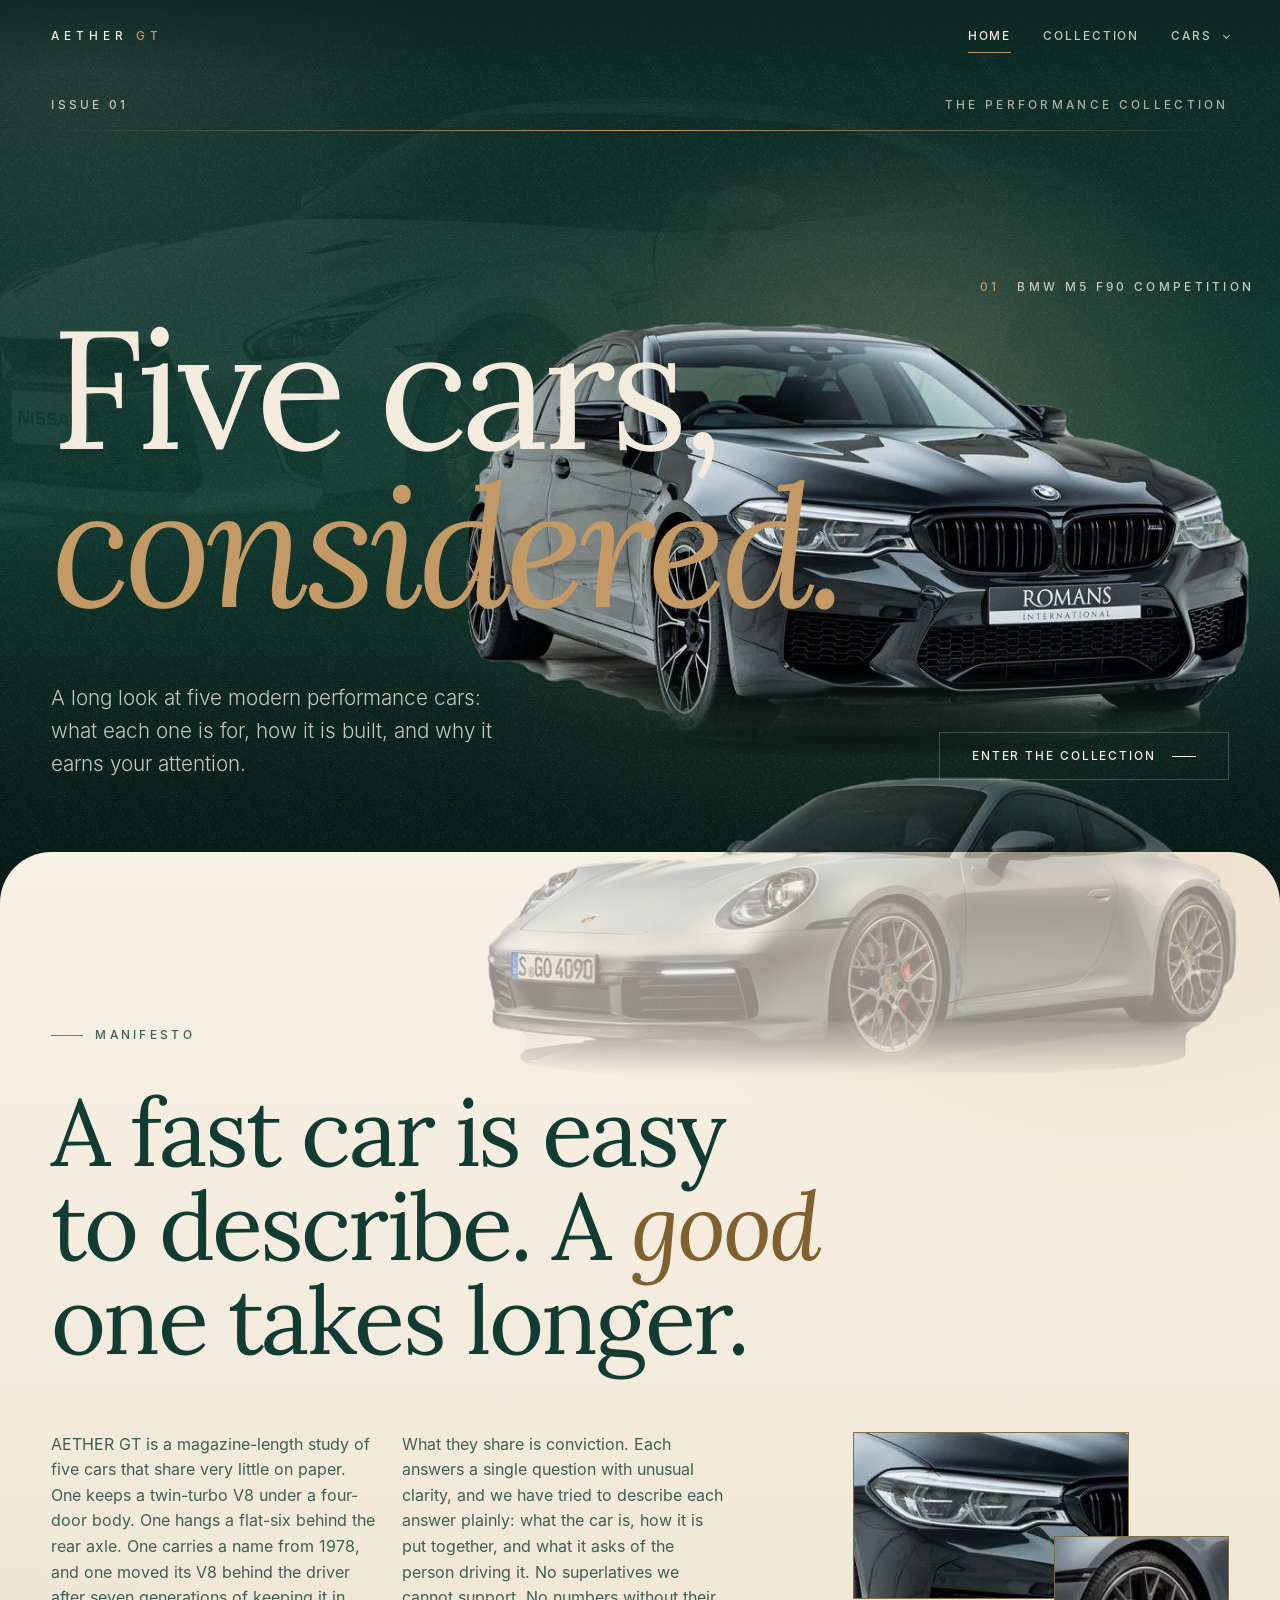
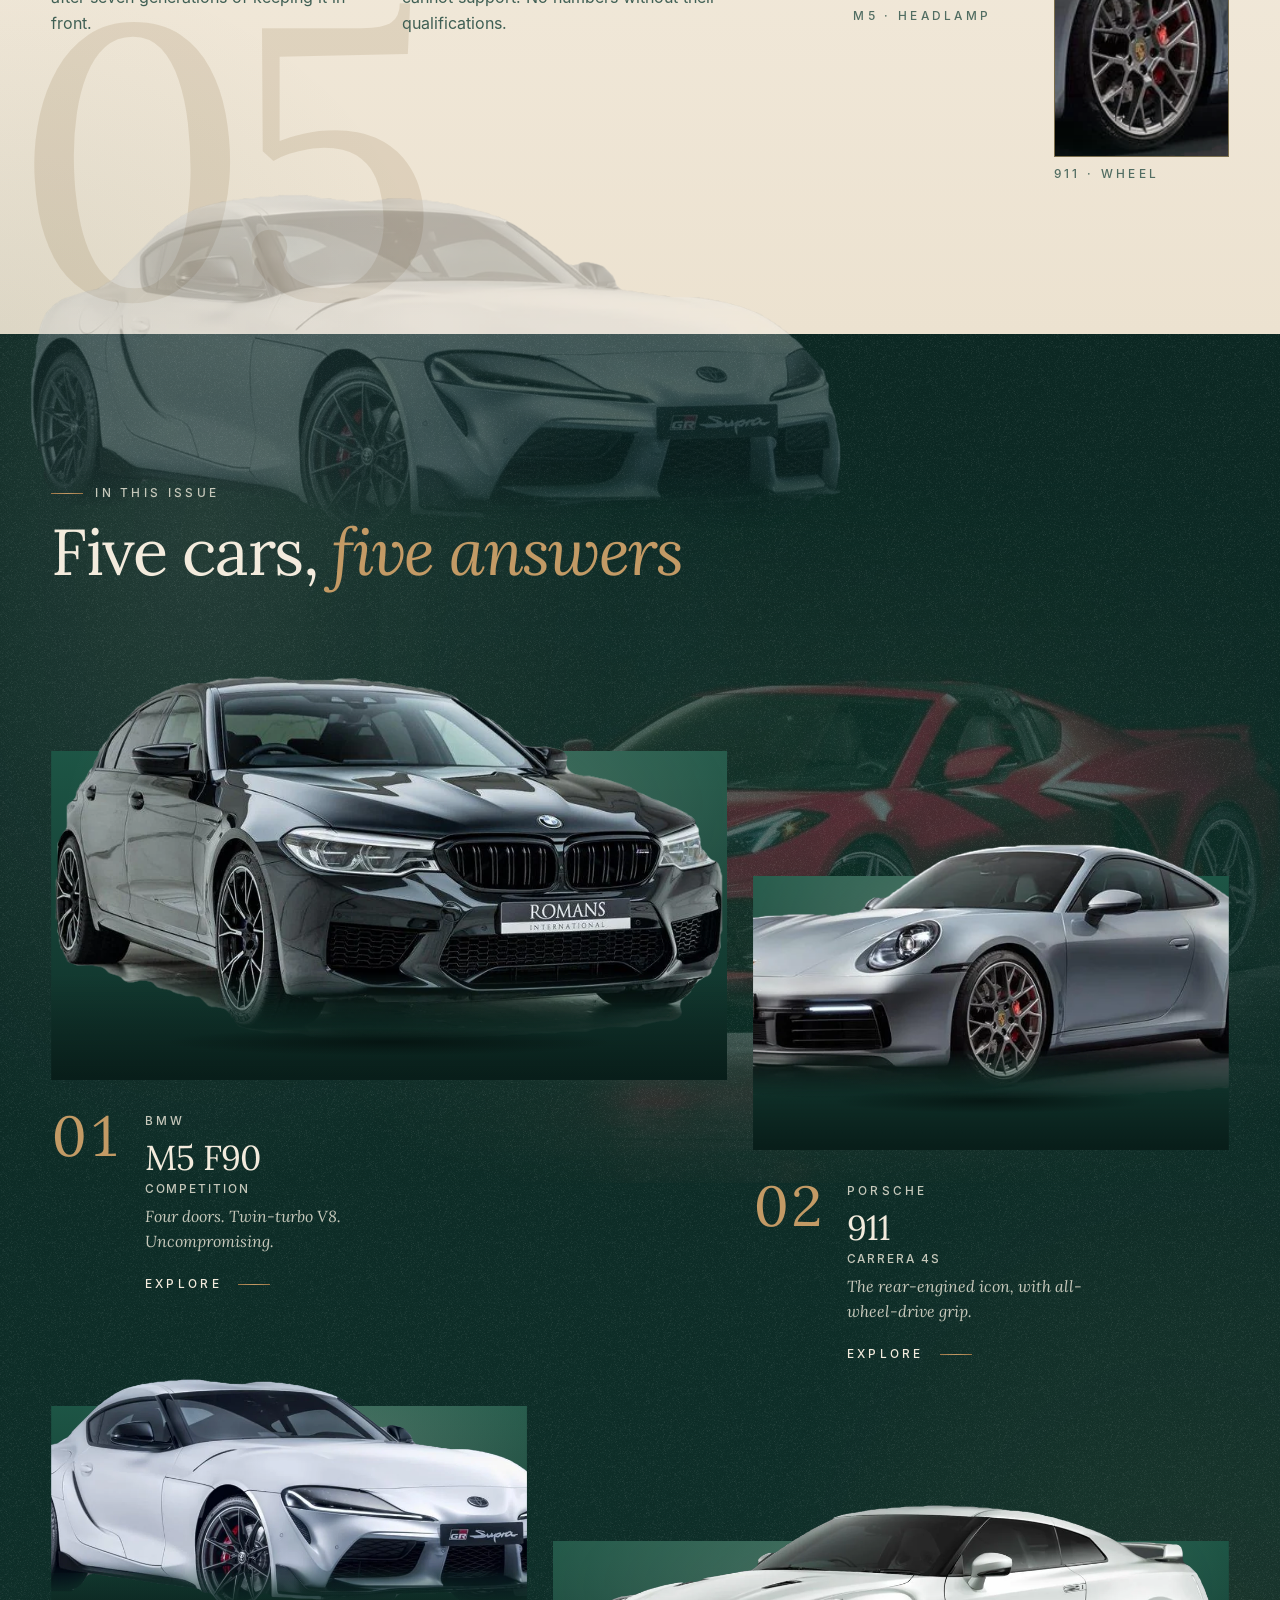
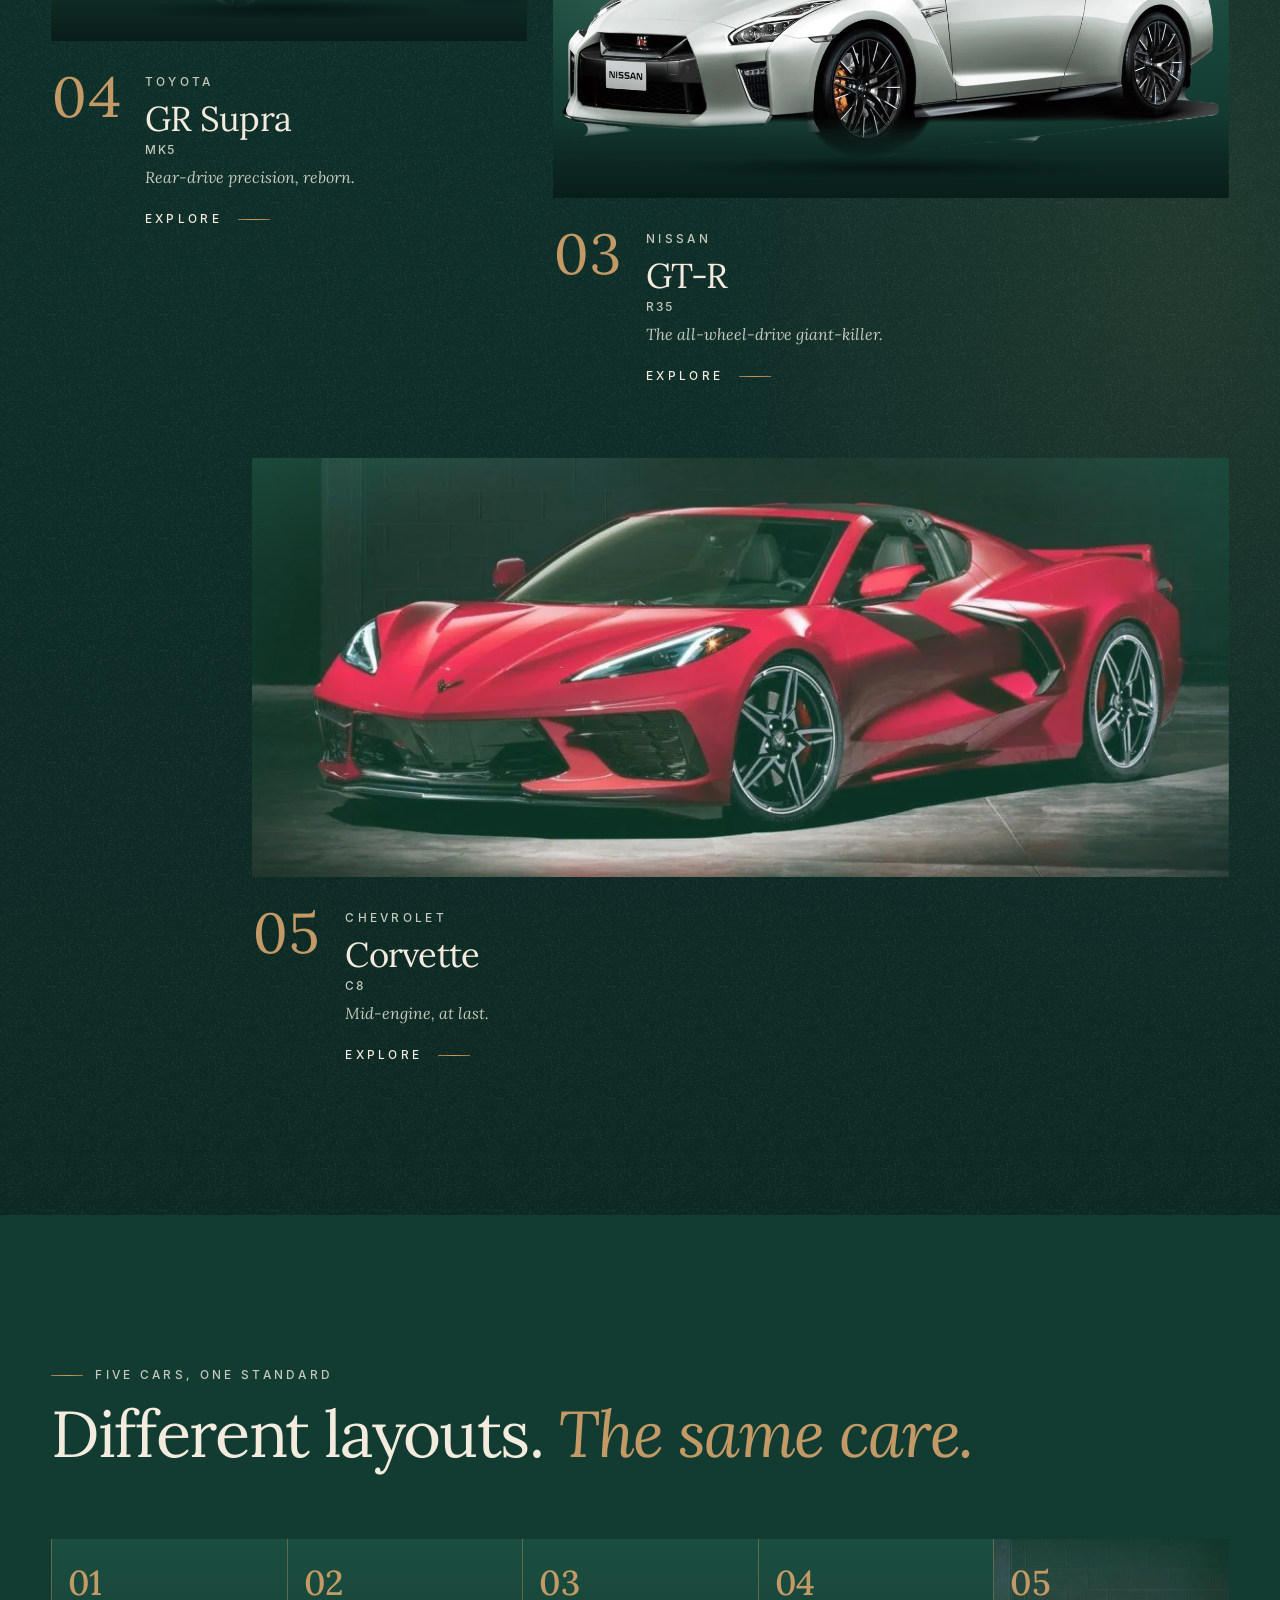
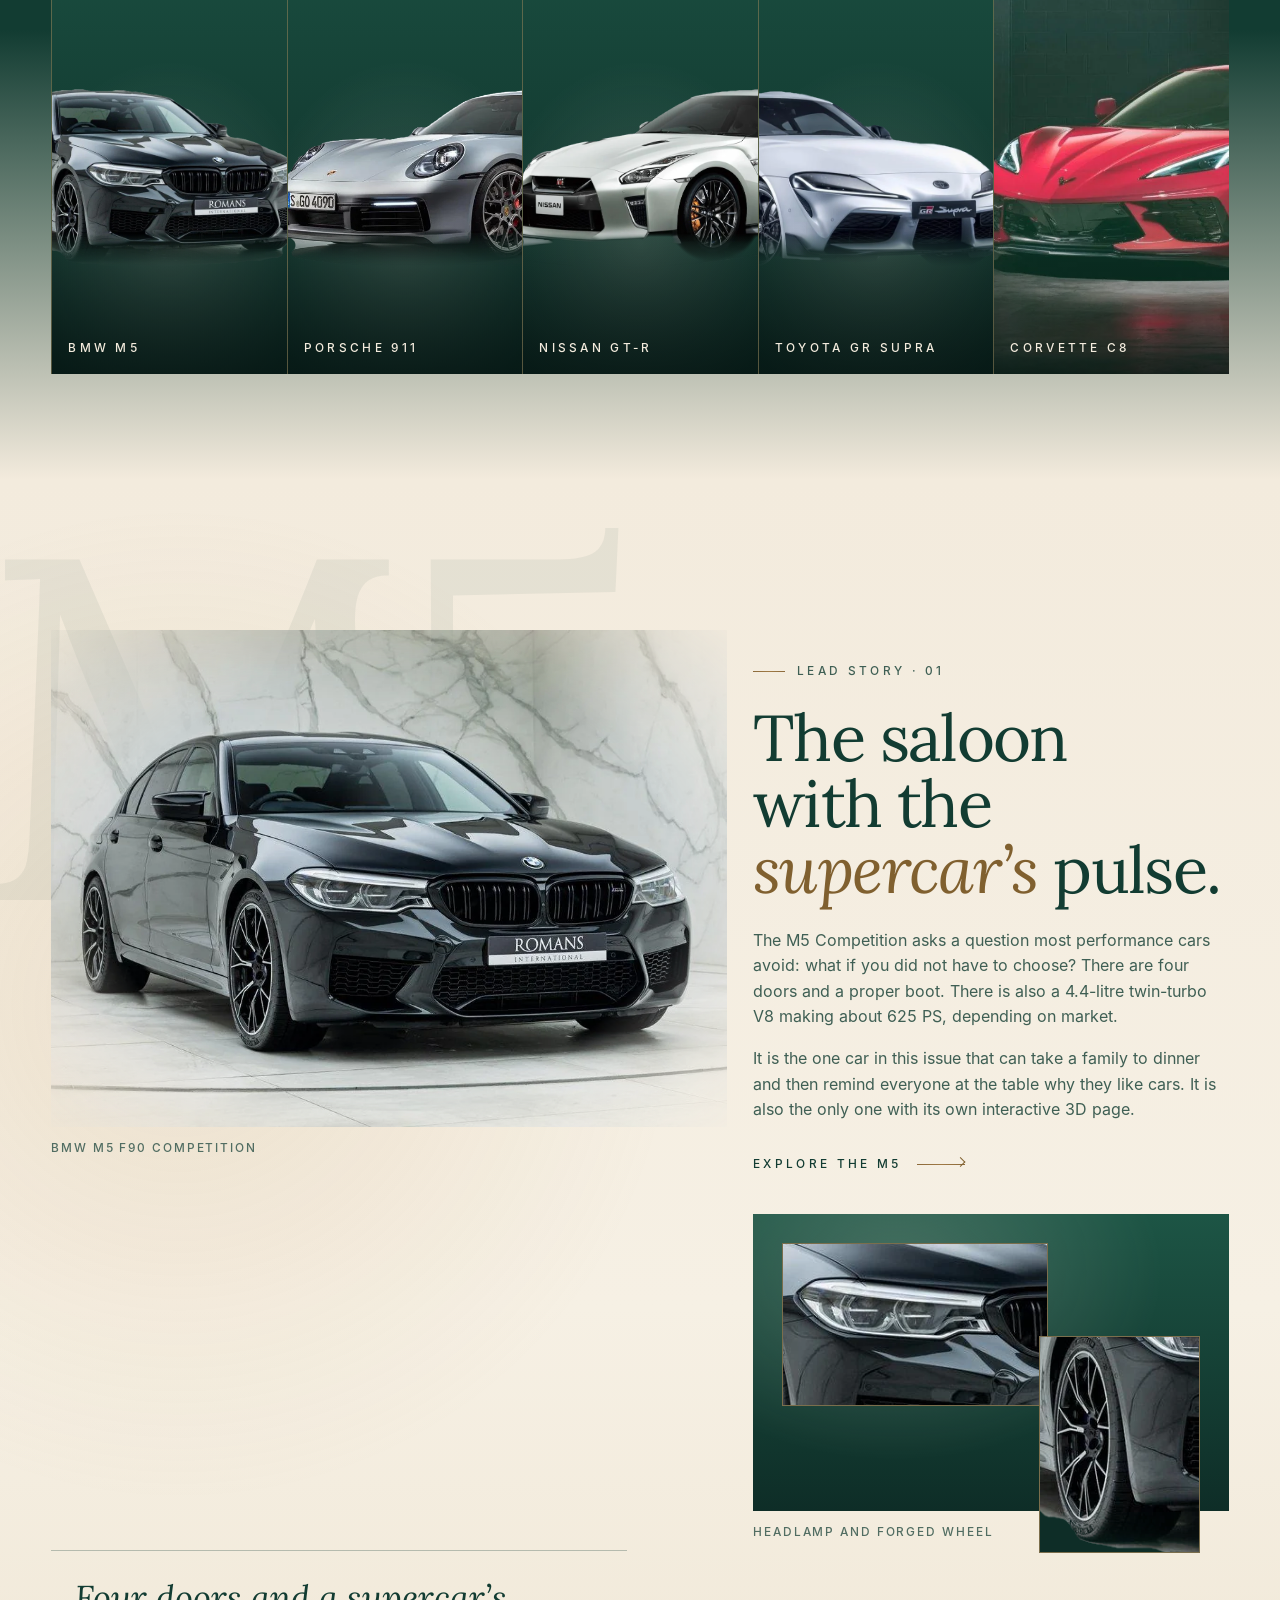
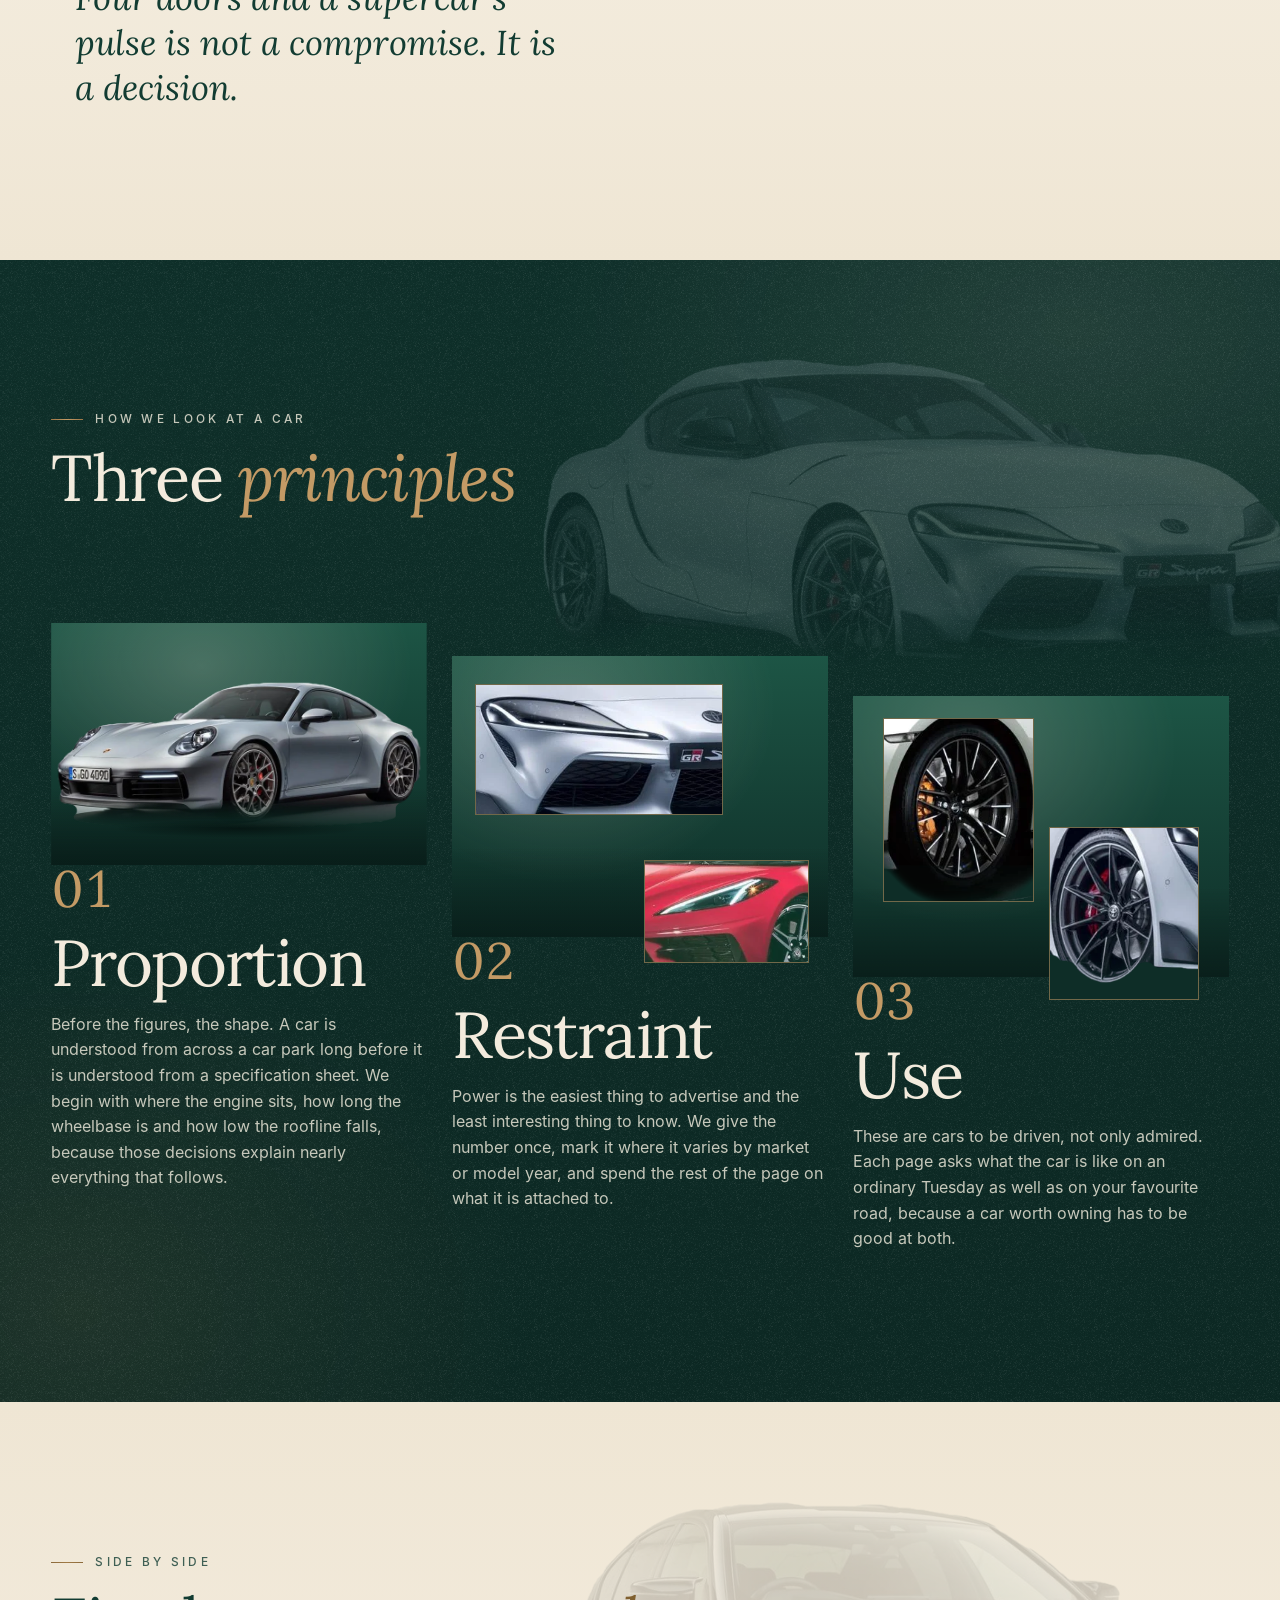
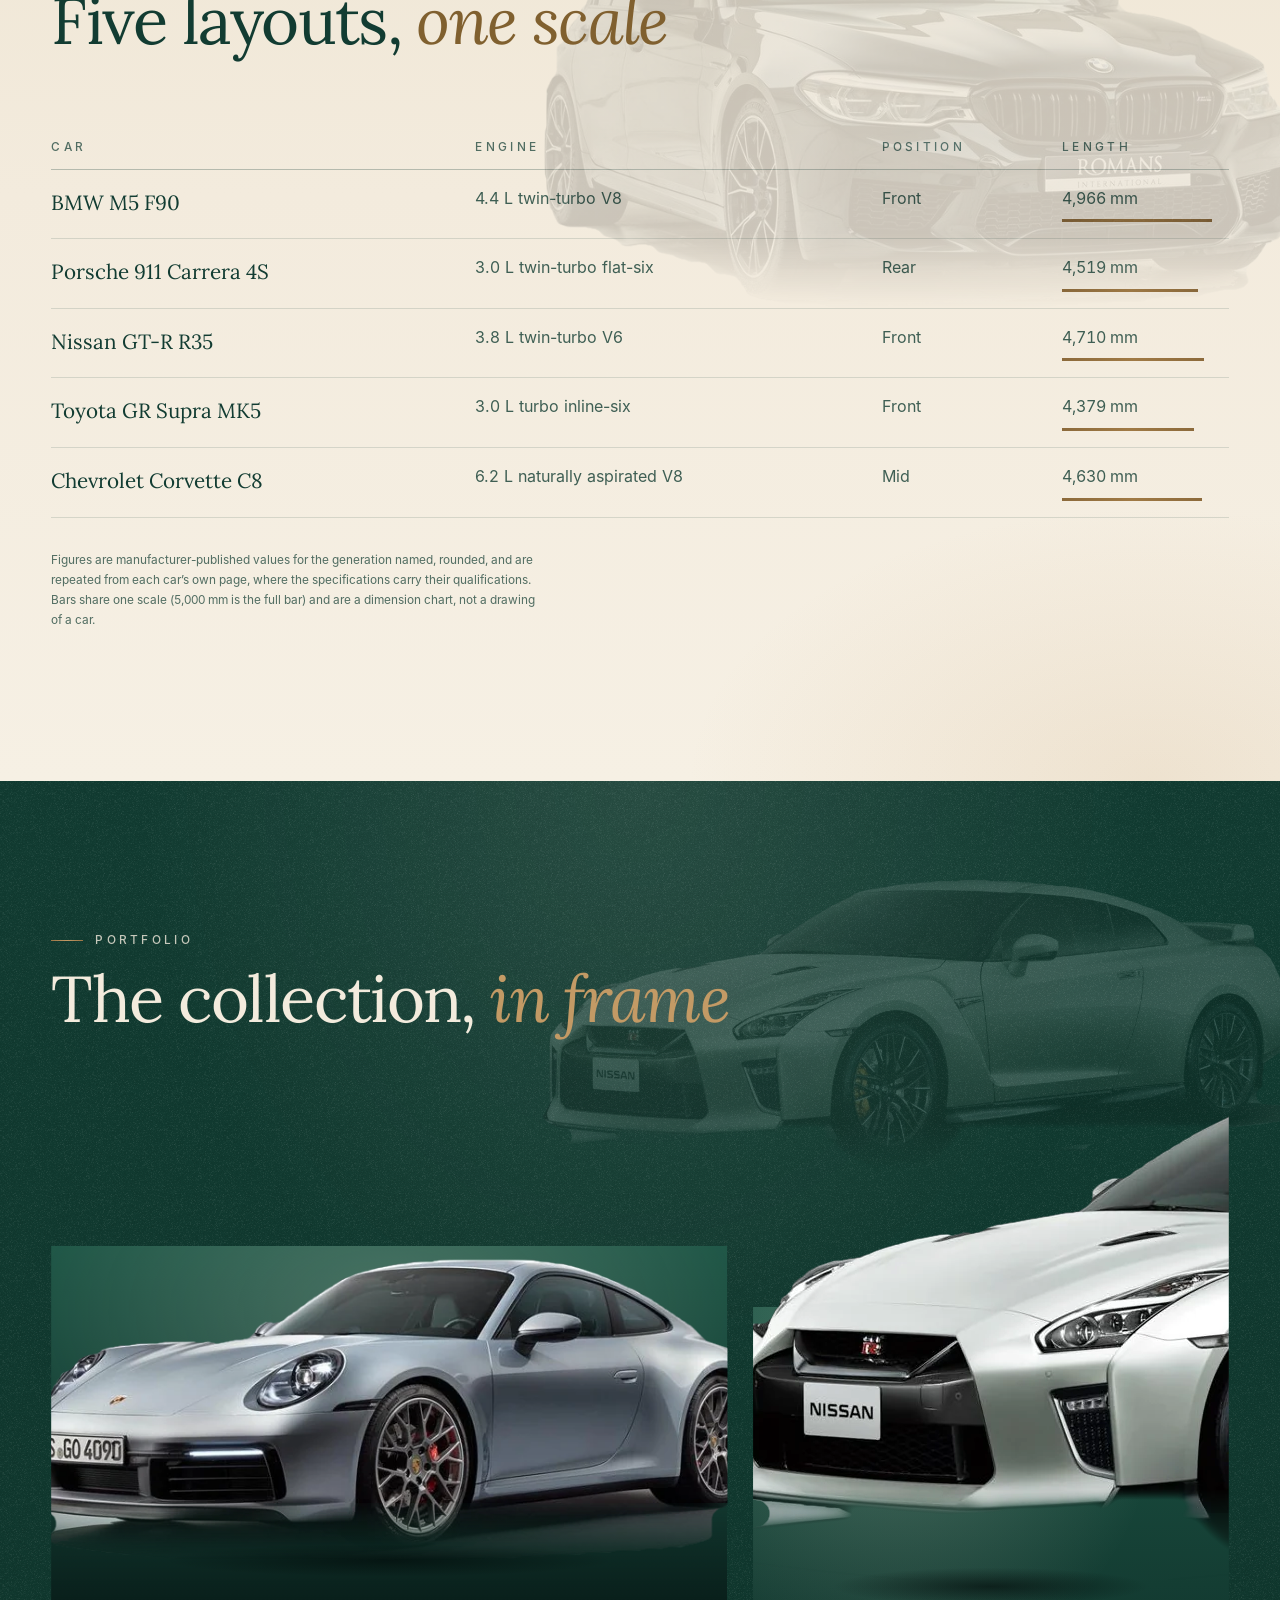
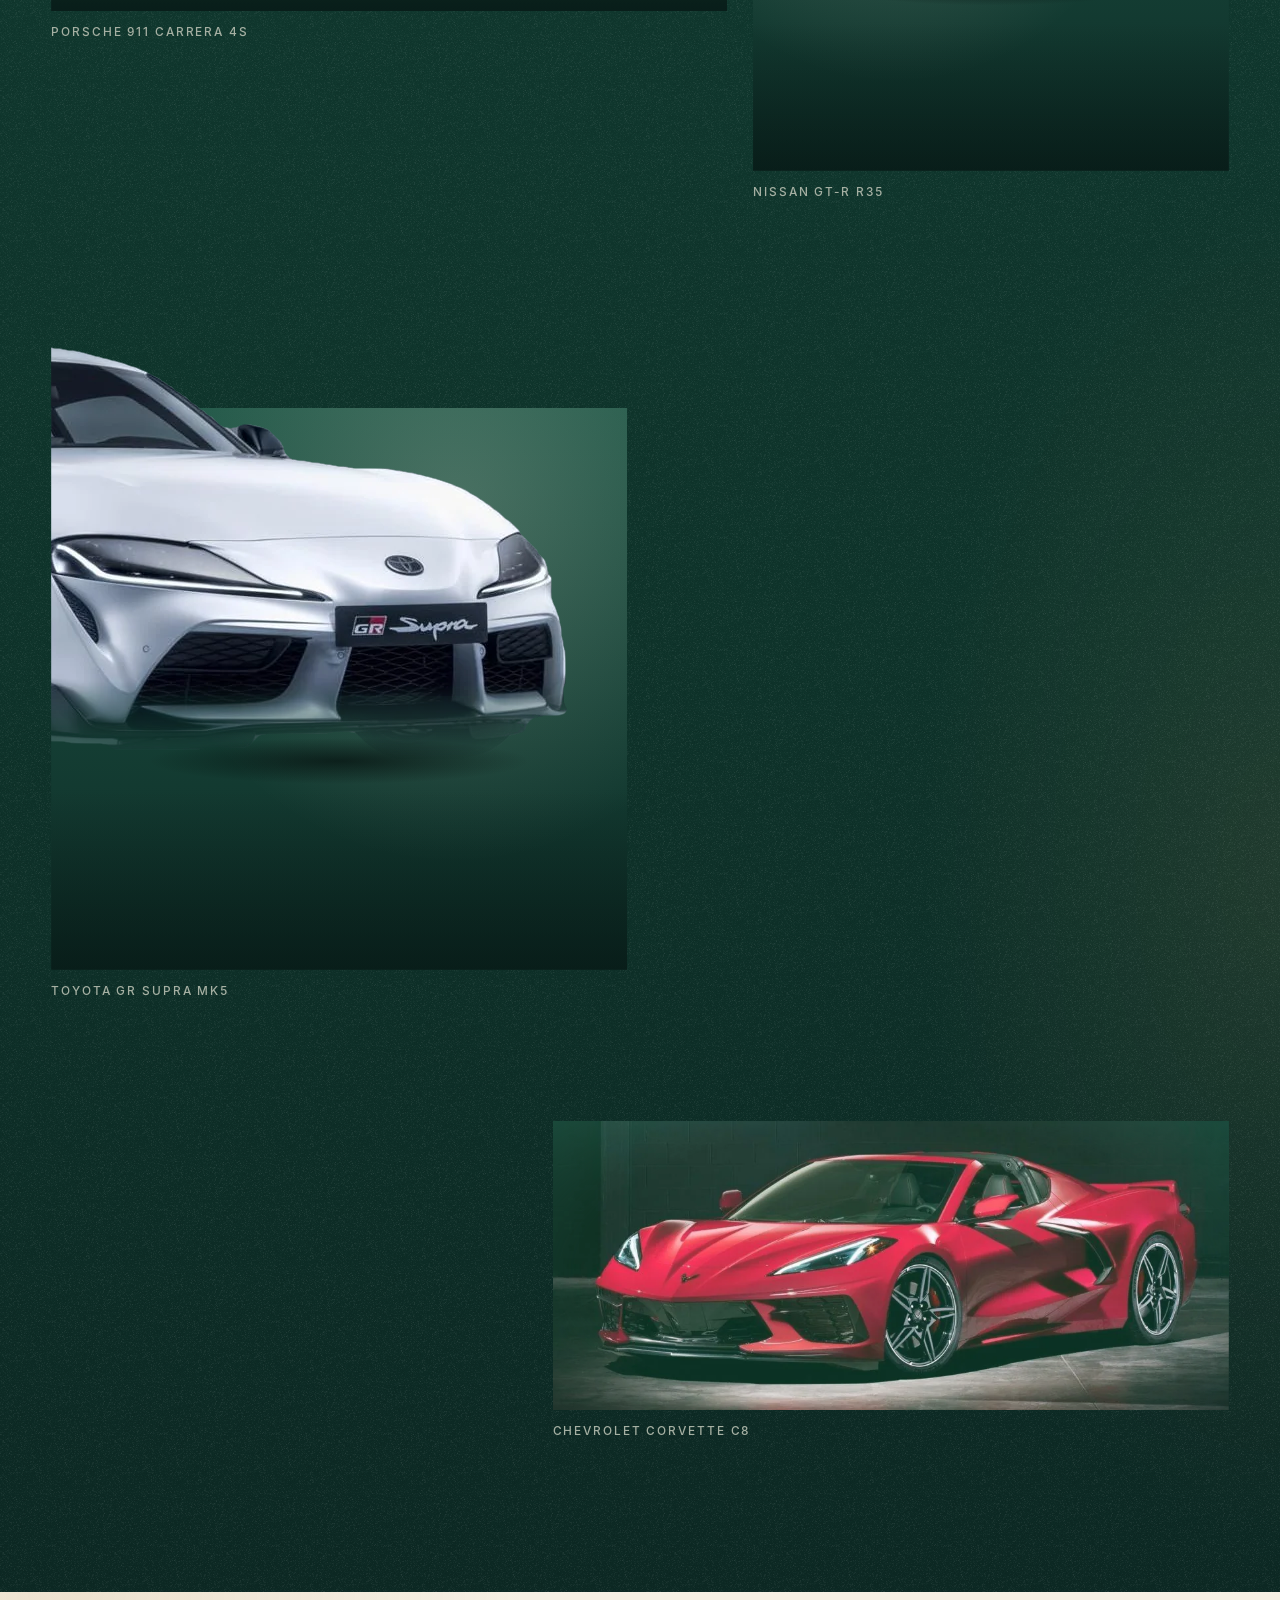
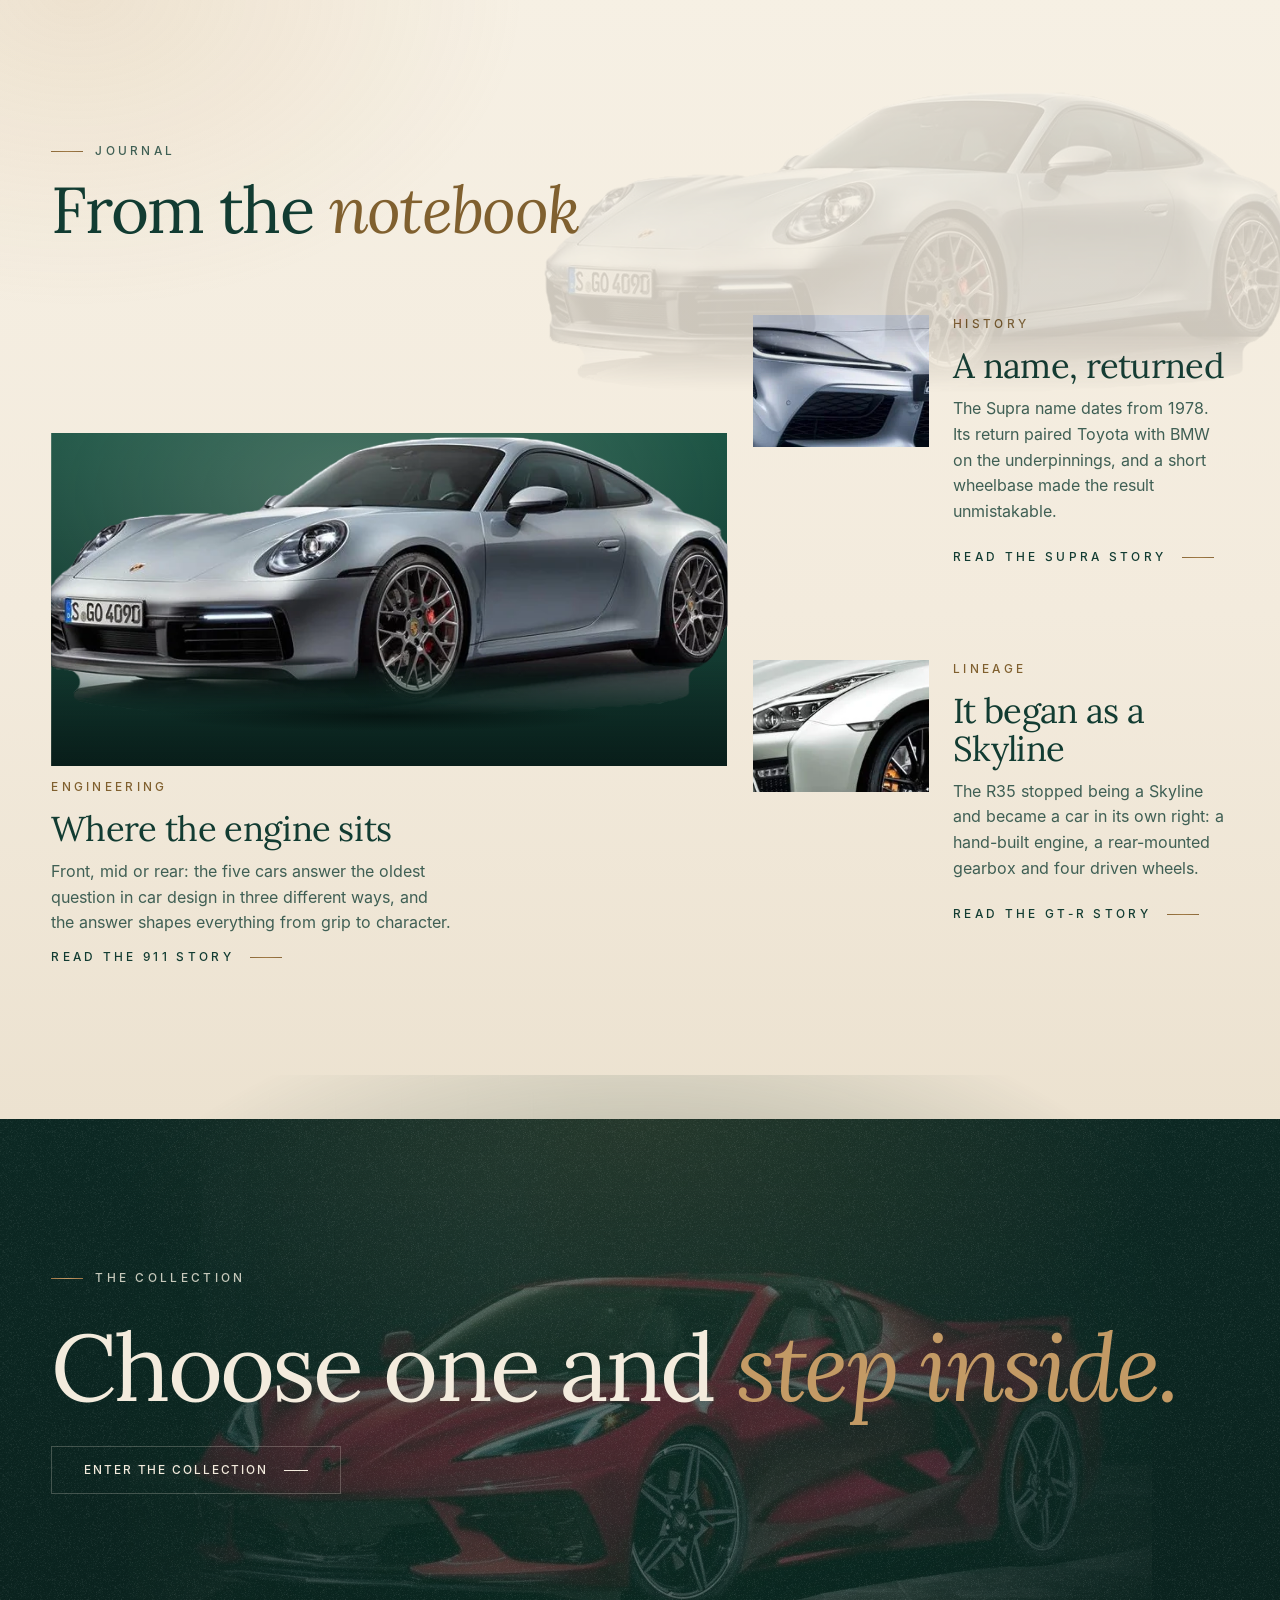
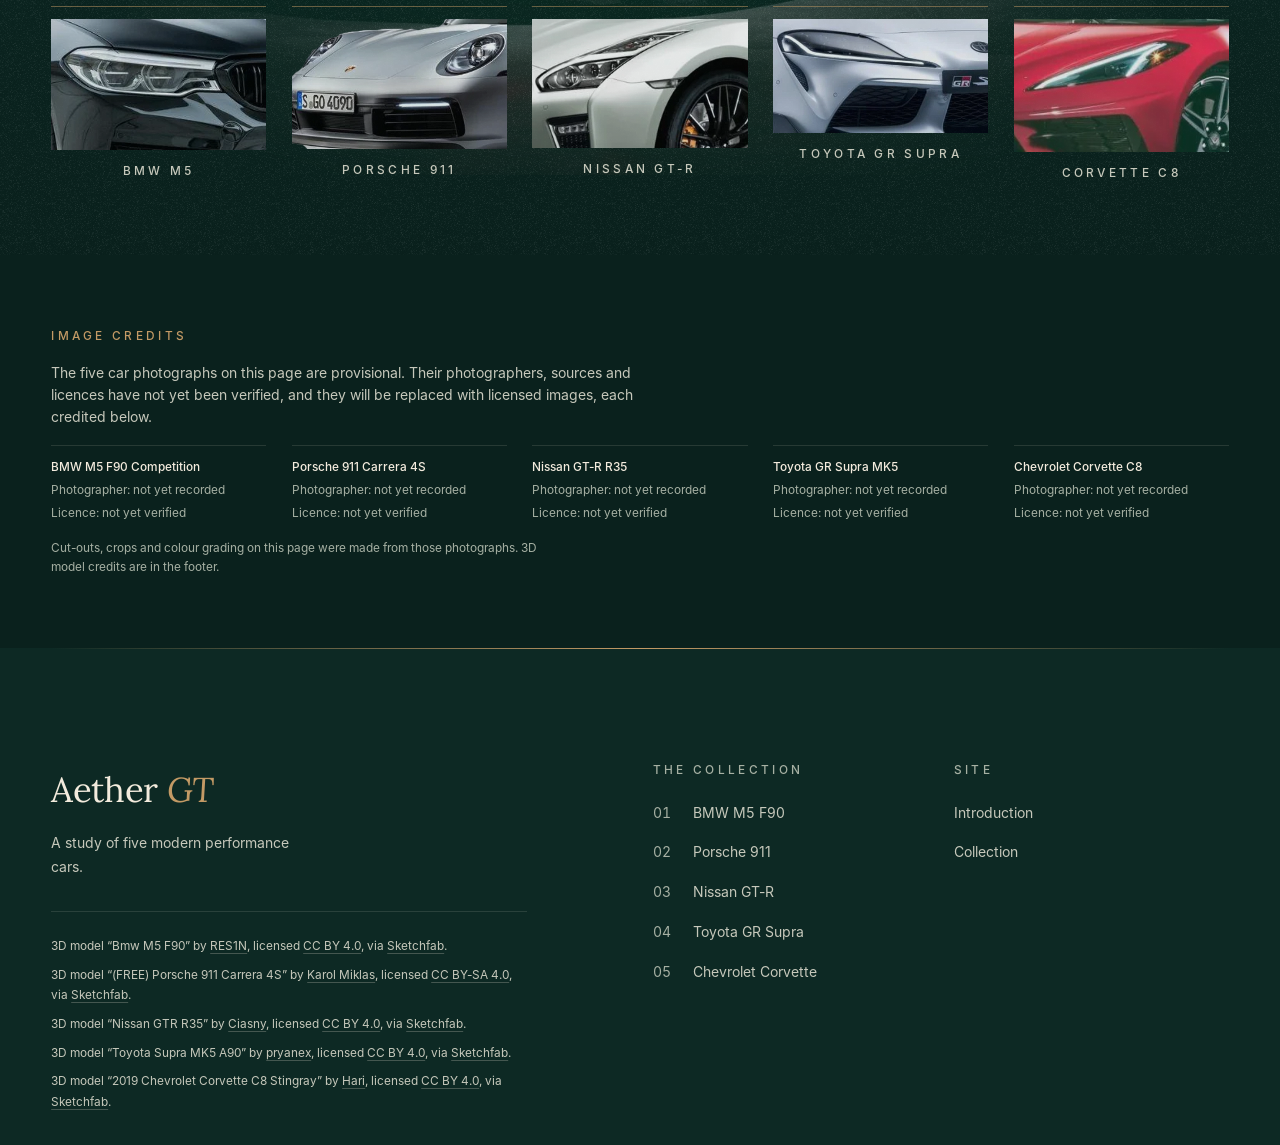
<file: index.html>
<!doctype html>
<html lang="en">
<head>
  <meta charset="utf-8">
  <meta name="viewport" content="width=device-width, initial-scale=1, viewport-fit=cover">
  <title>AETHER GT — Five cars, considered</title>
  <meta name="description" content="AETHER GT is an editorial study of five modern performance cars: the BMW M5, Porsche 911, Nissan GT-R, Toyota GR Supra and Chevrolet Corvette C8.">
  <meta name="theme-color" content="#123C32">
  <meta name="color-scheme" content="dark">
  <link rel="icon" href="assets/icons/favicon.svg" type="image/svg+xml">
  <link rel="icon" href="favicon.ico" sizes="48x48">
  <link rel="icon" href="assets/icons/icon-32.png" type="image/png" sizes="32x32">
  <link rel="apple-touch-icon" href="assets/icons/apple-touch-icon.png">
  <link rel="manifest" href="site.webmanifest">
  <link rel="canonical" href="./">
  <meta property="og:type" content="website">
  <meta property="og:site_name" content="AETHER GT">
  <meta property="og:locale" content="en_GB">
  <meta property="og:title" content="AETHER GT — Five cars, considered">
  <meta property="og:description" content="AETHER GT is an editorial study of five modern performance cars: the BMW M5, Porsche 911, Nissan GT-R, Toyota GR Supra and Chevrolet Corvette C8.">
  <meta property="og:url" content="./">
  <meta property="og:image" content="assets/og/aether-gt-og.jpg">
  <meta property="og:image:width" content="1200">
  <meta property="og:image:height" content="630">
  <meta property="og:image:alt" content="AETHER GT: five modern performance cars, considered.">
  <meta name="twitter:card" content="summary_large_image">
  <meta name="twitter:title" content="AETHER GT — Five cars, considered">
  <meta name="twitter:description" content="AETHER GT is an editorial study of five modern performance cars: the BMW M5, Porsche 911, Nissan GT-R, Toyota GR Supra and Chevrolet Corvette C8.">
  <meta name="twitter:image" content="assets/og/aether-gt-og.jpg">

  <link rel="stylesheet" href="css/tokens.css">
  <link rel="stylesheet" href="css/base.css">
  <link rel="stylesheet" href="css/layout.css">
  <link rel="stylesheet" href="css/chrome.css">
  <link rel="stylesheet" href="css/pages.css">
  <link rel="stylesheet" href="css/home.css">

  <script type="importmap">
  {
    "imports": {
      "three": "https://cdn.jsdelivr.net/npm/three@0.170.0/build/three.module.js",
      "three/addons/": "https://cdn.jsdelivr.net/npm/three@0.170.0/examples/jsm/",
      "gsap": "https://cdn.jsdelivr.net/npm/gsap@3.12.5/index.js",
      "gsap/ScrollTrigger": "https://cdn.jsdelivr.net/npm/gsap@3.12.5/ScrollTrigger.js"
    }
  }
  </script>
  <script src="js/boot-guard.js"></script>
  <script type="module" src="js/pages/home.js"></script>
</head>
<body data-page="home">
  <a class="skip-link" href="#main">Skip to content</a>

  <header data-site-header></header>

  <main id="main">

    <!--
      IMAGES. Every car picture on this page is derived from the five photographs already in the project
      (originals untouched in assets/images/). Derived cut-outs, close-ups and the grain tile live in
      assets/images/home/. The photographs' source and licence are NOT yet verified: each <img> carries
      data-credit="<id>", which must exist in tools/home-image-credits.json and in the credits list
      at the foot of this page. See README.md ("Homepage images and credits") to swap in licensed images.
    -->

    <!-- 1. Masthead ------------------------------------------------------------------------------ -->
    <section class="masthead" aria-labelledby="home-title">
      <div class="masthead__bg" aria-hidden="true">
        <span class="masthead__glow"></span>
        <img class="masthead__ghost" src="assets/images/home/nissan-gtr-cut.webp" alt="" width="1257" height="510" loading="lazy" decoding="async" data-credit="nissan-gtr">
        <span class="masthead__beam"></span>
      </div>
      <figure class="masthead__car">
        <img src="assets/images/home/bmw-m5-cut.webp" alt="BMW M5 F90 Competition in black, front three-quarter view" width="874" height="484" fetchpriority="high" decoding="async" data-credit="bmw-m5">
        <figcaption class="masthead__cap"><b>01</b> BMW M5 F90 Competition</figcaption>
      </figure>
      <div class="container masthead__grid">
        <p class="folio masthead__folio"><span>Issue 01</span><span>The Performance Collection</span></p>
        <h1 class="masthead__title" id="home-title">Five cars,<br><em>considered.</em></h1>
        <div class="masthead__foot">
          <p class="masthead__deck">A long look at five modern performance cars: what each one is for, how it is built, and why it earns your attention.</p>
          <a class="button" href="collection.html">Enter the collection</a>
        </div>
      </div>
    </section>

    <!-- 2. Manifesto ------------------------------------------------------------------------------ -->
    <section class="section section--ivory manifesto" id="manifesto" aria-labelledby="manifesto-title">
      <div class="seam seam--porsche" aria-hidden="true"><img src="assets/images/home/porsche-911-cut.webp" alt="" width="816" height="336" loading="lazy" decoding="async" data-credit="porsche-911"></div>
      <span class="manifesto__numeral" aria-hidden="true">05</span>
      <div class="container grid">
        <p class="eyebrow manifesto__label reveal">Manifesto</p>
        <h2 class="statement manifesto__statement reveal" id="manifesto-title">A fast car is easy to describe. A <em>good</em> one takes longer.</h2>
        <div class="essay manifesto__essay reveal" style="--d:1">
          <p>AETHER GT is a magazine-length study of five cars that share very little on paper. One keeps a twin-turbo V8 under a four-door body. One hangs a flat-six behind the rear axle. One carries a name from 1978, and one moved its V8 behind the driver after seven generations of keeping it in front.</p>
          <p>What they share is conviction. Each answers a single question with unusual clarity, and we have tried to describe each answer plainly: what the car is, how it is put together, and what it asks of the person driving it. No superlatives we cannot support. No numbers without their qualifications.</p>
        </div>
        <figure class="chip chip--a reveal" style="--d:2">
          <img src="assets/images/home/bmw-m5-lamp.webp" alt="Close-up of the BMW M5 headlamp and kidney grille" width="280" height="170" loading="lazy" decoding="async" data-credit="bmw-m5">
          <figcaption>M5 · headlamp</figcaption>
        </figure>
        <figure class="chip chip--b reveal" style="--d:3">
          <img src="assets/images/home/porsche-911-wheel.webp" alt="Close-up of a Porsche 911 wheel with red brake caliper" width="150" height="190" loading="lazy" decoding="async" data-credit="porsche-911">
          <figcaption>911 · wheel</figcaption>
        </figure>
      </div>
    </section>

    <!-- 3. In this issue: the five ---------------------------------------------------------------- -->
    <section class="section section--deep five" id="issue" aria-labelledby="five-title">
      <div class="seam seam--supra" aria-hidden="true"><img src="assets/images/home/toyota-supra-cut.webp" alt="" width="1029" height="434" loading="lazy" decoding="async" data-credit="toyota-supra"></div>
      <div class="five__scene" aria-hidden="true"><img src="assets/images/home/corvette-c8-scene.webp" alt="" width="1024" height="700" loading="lazy" decoding="async" data-credit="corvette-c8"></div>
      <div class="container">
        <div class="head reveal">
          <p class="eyebrow">In this issue</p>
          <h2 class="title" id="five-title">Five cars, <em>five answers</em></h2>
        </div>
        <ol class="five__grid">
          <li class="five__item five__item--1 reveal">
            <a class="card" href="/cars/bmw-m5">
              <span class="pane" style="--top:22%;--cw:100%;--cx:0%;--cb:8%;--nat:874px;--lx:58%;--sx:50%">
                <img class="pane__car" src="assets/images/home/bmw-m5-cut.webp" alt="" width="874" height="484" loading="lazy" decoding="async" data-credit="bmw-m5">
              </span>
              <span class="card__no">01</span>
              <span class="card__make">BMW</span>
              <h3 class="card__name">M5 F90 <small>Competition</small></h3>
              <span class="card__tag">Four doors. Twin-turbo V8. Uncompromising.</span>
              <span class="card__go">Explore<i aria-hidden="true"></i></span>
            </a>
          </li>
          <li class="five__item five__item--2 reveal">
            <a class="card" href="/cars/porsche-911">
              <span class="pane" style="--top:28%;--cw:135%;--cx:-20%;--cb:12%;--nat:816px;--lx:40%;--sx:50%">
                <img class="pane__car" src="assets/images/home/porsche-911-cut.webp" alt="" width="816" height="336" loading="lazy" decoding="async" data-credit="porsche-911">
              </span>
              <span class="card__no">02</span>
              <span class="card__make">Porsche</span>
              <h3 class="card__name">911 <small>Carrera 4S</small></h3>
              <span class="card__tag">The rear-engined icon, with all-wheel-drive grip.</span>
              <span class="card__go">Explore<i aria-hidden="true"></i></span>
            </a>
          </li>
          <li class="five__item five__item--3 reveal">
            <a class="card" href="/cars/nissan-gt-r">
              <span class="pane" style="--top:24%;--cw:98%;--cx:1%;--cb:8%;--nat:1257px;--lx:46%;--sx:50%">
                <img class="pane__car" src="assets/images/home/nissan-gtr-cut.webp" alt="" width="1257" height="510" loading="lazy" decoding="async" data-credit="nissan-gtr">
              </span>
              <span class="card__no">03</span>
              <span class="card__make">Nissan</span>
              <h3 class="card__name">GT-R <small>R35</small></h3>
              <span class="card__tag">The all-wheel-drive giant-killer.</span>
              <span class="card__go">Explore<i aria-hidden="true"></i></span>
            </a>
          </li>
          <li class="five__item five__item--4 reveal">
            <a class="card" href="/cars/toyota-supra">
              <span class="pane" style="--top:26%;--cw:118%;--cx:-9%;--cb:9%;--nat:1029px;--lx:60%;--sx:50%">
                <img class="pane__car" src="assets/images/home/toyota-supra-cut.webp" alt="" width="1029" height="434" loading="lazy" decoding="async" data-credit="toyota-supra">
              </span>
              <span class="card__no">04</span>
              <span class="card__make">Toyota</span>
              <h3 class="card__name">GR Supra <small>MK5</small></h3>
              <span class="card__tag">Rear-drive precision, reborn.</span>
              <span class="card__go">Explore<i aria-hidden="true"></i></span>
            </a>
          </li>
          <li class="five__item five__item--5 reveal">
            <a class="card" href="/cars/corvette-c8">
              <span class="pane">
                <img class="pane__scene" src="assets/images/home/corvette-c8-scene.webp" alt="" width="1024" height="700" loading="lazy" decoding="async" data-credit="corvette-c8">
              </span>
              <span class="card__no">05</span>
              <span class="card__make">Chevrolet</span>
              <h3 class="card__name">Corvette <small>C8</small></h3>
              <span class="card__tag">Mid-engine, at last.</span>
              <span class="card__go">Explore<i aria-hidden="true"></i></span>
            </a>
          </li>
        </ol>
      </div>
    </section>

    <!-- 3b. Five cars, one standard: a transition band that replaces the old road section ------- -->
    <section class="section section--green lineup" id="lineup" aria-labelledby="lineup-title">
      <div class="container lineup__intro">
        <p class="eyebrow reveal">Five cars, one standard</p>
        <h2 class="title lineup__title reveal" id="lineup-title" style="--d:1">Different layouts. <em>The same care.</em></h2>
      </div>
      <ol class="lineup__slats">
        <li class="reveal"><a class="slat" href="/cars/bmw-m5" aria-label="BMW M5 F90 Competition"><span class="slat__no">01</span><img class="slat__car slat__car--r" src="assets/images/home/bmw-m5-cut.webp" alt="" width="874" height="484" loading="lazy" decoding="async" data-credit="bmw-m5"><span class="slat__name">BMW M5</span></a></li>
        <li class="reveal" style="--d:1"><a class="slat" href="/cars/porsche-911" aria-label="Porsche 911 Carrera 4S"><span class="slat__no">02</span><img class="slat__car slat__car--l" src="assets/images/home/porsche-911-cut.webp" alt="" width="816" height="336" loading="lazy" decoding="async" data-credit="porsche-911"><span class="slat__name">Porsche 911</span></a></li>
        <li class="reveal" style="--d:2"><a class="slat" href="/cars/nissan-gt-r" aria-label="Nissan GT-R R35"><span class="slat__no">03</span><img class="slat__car slat__car--l" src="assets/images/home/nissan-gtr-cut.webp" alt="" width="1257" height="510" loading="lazy" decoding="async" data-credit="nissan-gtr"><span class="slat__name">Nissan GT-R</span></a></li>
        <li class="reveal" style="--d:3"><a class="slat" href="/cars/toyota-supra" aria-label="Toyota GR Supra MK5"><span class="slat__no">04</span><img class="slat__car slat__car--r" src="assets/images/home/toyota-supra-cut.webp" alt="" width="1029" height="434" loading="lazy" decoding="async" data-credit="toyota-supra"><span class="slat__name">Toyota GR Supra</span></a></li>
        <li class="reveal" style="--d:4"><a class="slat" href="/cars/corvette-c8" aria-label="Chevrolet Corvette C8"><span class="slat__no">05</span><img class="slat__car slat__car--scene" src="assets/images/home/corvette-c8-scene.webp" alt="" width="1024" height="700" loading="lazy" decoding="async" data-credit="corvette-c8"><span class="slat__name">Corvette C8</span></a></li>
      </ol>
    </section>

    <!-- 4. Lead story: BMW ------------------------------------------------------------------------ -->
    <section class="section section--ivory lead" id="lead" aria-labelledby="lead-title">
      <span class="lead__glyph" aria-hidden="true">M5</span>
      <div class="container grid">
        <figure class="fig lead__main reveal">
          <span class="lead__photo"><img src="assets/images/home/bmw-m5-photo.webp" alt="BMW M5 F90 Competition in black, front three-quarter view, in a bright studio" width="958" height="704" loading="lazy" decoding="async" data-credit="bmw-m5"></span>
          <figcaption class="fig__caption">BMW M5 F90 Competition</figcaption>
        </figure>
        <div class="lead__copy">
          <p class="eyebrow reveal">Lead story · 01</p>
          <h2 class="title reveal" id="lead-title" style="--d:1">The saloon with the <em>supercar’s</em> pulse.</h2>
          <div class="essay reveal" style="--d:2">
            <p>The M5 Competition asks a question most performance cars avoid: what if you did not have to choose? There are four doors and a proper boot. There is also a 4.4-litre twin-turbo V8 making about 625 PS, depending on market.</p>
            <p>It is the one car in this issue that can take a family to dinner and then remind everyone at the table why they like cars. It is also the only one with its own interactive 3D page.</p>
          </div>
          <a class="explore reveal" style="--d:3" href="/cars/bmw-m5" aria-label="Explore the BMW M5 F90 Competition">Explore the M5<i aria-hidden="true"></i></a>
        </div>
        <figure class="fig lead__detail reveal" style="--d:2">
          <span class="lead__frame">
            <img class="lead__lamp" src="assets/images/home/bmw-m5-lamp.webp" alt="Close-up of the BMW M5 headlamp and kidney grille" width="280" height="170" loading="lazy" decoding="async" data-credit="bmw-m5">
            <img class="lead__wheel" src="assets/images/home/bmw-m5-wheel.webp" alt="Close-up of a BMW M5 forged wheel" width="176" height="236" loading="lazy" decoding="async" data-credit="bmw-m5">
          </span>
          <figcaption class="fig__caption">Headlamp and forged wheel</figcaption>
        </figure>
        <blockquote class="pull lead__pull reveal">
          <p>Four doors and a supercar’s pulse is not a compromise. It is a decision.</p>
        </blockquote>
      </div>
    </section>

    <!-- 5. Philosophy ----------------------------------------------------------------------------- -->
    <section class="section section--deep principles" id="principles" aria-labelledby="principles-title">
      <div class="container">
        <div class="head head--ghost reveal">
          <div class="head__ghost" aria-hidden="true"><img src="assets/images/home/toyota-supra-cut.webp" alt="" width="1029" height="434" loading="lazy" decoding="async" data-credit="toyota-supra"></div>
          <p class="eyebrow">How we look at a car</p>
          <h2 class="title" id="principles-title">Three <em>principles</em></h2>
        </div>
        <ol class="principles__list">
          <li class="principle principle--1 reveal">
            <span class="principle__visual pane">
              <img class="pane__car" src="assets/images/home/porsche-911-cut.webp" alt="" width="816" height="336" loading="lazy" decoding="async" data-credit="porsche-911">
            </span>
            <span class="principle__no">01</span>
            <h3 class="principle__name">Proportion</h3>
            <p>Before the figures, the shape. A car is understood from across a car park long before it is understood from a specification sheet. We begin with where the engine sits, how long the wheelbase is and how low the roofline falls, because those decisions explain nearly everything that follows.</p>
          </li>
          <li class="principle principle--2 reveal" style="--d:1">
            <span class="principle__visual principle__visual--pair">
              <img class="principle__a" src="assets/images/home/toyota-supra-lamp.webp" alt="Close-up of the Toyota GR Supra headlamp" width="380" height="200" loading="lazy" decoding="async" data-credit="toyota-supra">
              <img class="principle__b" src="assets/images/home/corvette-c8-lamp.webp" alt="Close-up of the Chevrolet Corvette C8 headlamp" width="260" height="160" loading="lazy" decoding="async" data-credit="corvette-c8">
            </span>
            <span class="principle__no">02</span>
            <h3 class="principle__name">Restraint</h3>
            <p>Power is the easiest thing to advertise and the least interesting thing to know. We give the number once, mark it where it varies by market or model year, and spend the rest of the page on what it is attached to.</p>
          </li>
          <li class="principle principle--3 reveal" style="--d:2">
            <span class="principle__visual principle__visual--pair">
              <img class="principle__a" src="assets/images/home/nissan-gtr-wheel.webp" alt="Close-up of a Nissan GT-R wheel with orange brake caliper" width="200" height="245" loading="lazy" decoding="async" data-credit="nissan-gtr">
              <img class="principle__b" src="assets/images/home/toyota-supra-wheel.webp" alt="Close-up of a Toyota GR Supra wheel with red brake caliper" width="200" height="230" loading="lazy" decoding="async" data-credit="toyota-supra">
            </span>
            <span class="principle__no">03</span>
            <h3 class="principle__name">Use</h3>
            <p>These are cars to be driven, not only admired. Each page asks what the car is like on an ordinary Tuesday as well as on your favourite road, because a car worth owning has to be good at both.</p>
          </li>
        </ol>
      </div>
    </section>

    <!-- 6. Side by side --------------------------------------------------------------------------- -->
    <section class="section section--ivory span" id="side-by-side" aria-labelledby="span-title">
      <div class="container">
        <div class="head head--ghost reveal">
          <div class="head__ghost" aria-hidden="true"><img src="assets/images/home/bmw-m5-cut.webp" alt="" width="874" height="484" loading="lazy" decoding="async" data-credit="bmw-m5"></div>
          <p class="eyebrow">Side by side</p>
          <h2 class="title" id="span-title">Five layouts, <em>one scale</em></h2>
        </div>
        <div class="span__wrap reveal" role="region" aria-label="Engine and length of the five cars" tabindex="0">
          <table class="span__table">
            <caption class="sr-only">Engine, engine position and length of each car. Bars share one scale: 5,000 mm is the full bar.</caption>
            <thead>
              <tr><th scope="col">Car</th><th scope="col">Engine</th><th scope="col">Position</th><th scope="col">Length</th></tr>
            </thead>
            <tbody>
              <tr><th scope="row"><a href="/cars/bmw-m5">BMW M5 F90</a></th><td>4.4 L twin-turbo V8</td><td>Front</td><td><span class="span__len">4,966 mm</span><span class="span__bar" style="--mm:4966"></span></td></tr>
              <tr><th scope="row"><a href="/cars/porsche-911">Porsche 911 Carrera 4S</a></th><td>3.0 L twin-turbo flat-six</td><td>Rear</td><td><span class="span__len">4,519 mm</span><span class="span__bar" style="--mm:4519"></span></td></tr>
              <tr><th scope="row"><a href="/cars/nissan-gt-r">Nissan GT-R R35</a></th><td>3.8 L twin-turbo V6</td><td>Front</td><td><span class="span__len">4,710 mm</span><span class="span__bar" style="--mm:4710"></span></td></tr>
              <tr><th scope="row"><a href="/cars/toyota-supra">Toyota GR Supra MK5</a></th><td>3.0 L turbo inline-six</td><td>Front</td><td><span class="span__len">4,379 mm</span><span class="span__bar" style="--mm:4379"></span></td></tr>
              <tr><th scope="row"><a href="/cars/corvette-c8">Chevrolet Corvette C8</a></th><td>6.2 L naturally aspirated V8</td><td>Mid</td><td><span class="span__len">4,630 mm</span><span class="span__bar" style="--mm:4630"></span></td></tr>
            </tbody>
          </table>
        </div>
        <p class="note reveal">Figures are manufacturer-published values for the generation named, rounded, and are repeated from each car’s own page, where the specifications carry their qualifications. Bars share one scale (5,000 mm is the full bar) and are a dimension chart, not a drawing of a car.</p>
      </div>
    </section>

    <!-- 7. Gallery -------------------------------------------------------------------------------- -->
    <section class="section section--green gallery" id="gallery" aria-labelledby="gallery-title">
      <div class="container">
        <div class="head head--ghost reveal">
          <div class="head__ghost" aria-hidden="true"><img src="assets/images/home/nissan-gtr-cut.webp" alt="" width="1257" height="510" loading="lazy" decoding="async" data-credit="nissan-gtr"></div>
          <p class="eyebrow">Portfolio</p>
          <h2 class="title" id="gallery-title">The collection, <em>in frame</em></h2>
        </div>
        <div class="gallery__grid">
          <figure class="fig gallery__a reveal">
            <span class="pane" style="--top:28%;--cw:112%;--cx:-6%;--cb:9%;--nat:816px;--lx:50%"><img class="pane__car" src="assets/images/home/porsche-911-cut.webp" alt="Porsche 911 Carrera 4S, front three-quarter view" width="816" height="336" loading="lazy" decoding="async" data-credit="porsche-911"></span>
            <figcaption class="fig__caption">Porsche 911 Carrera 4S</figcaption>
          </figure>
          <figure class="fig gallery__b reveal" style="--d:1">
            <span class="pane" style="--top:22%;--cw:300%;--cx:-8%;--cb:30%;--nat:1257px;--lx:30%"><img class="pane__car" src="assets/images/home/nissan-gtr-cut.webp" alt="Nissan GT-R R35, front three-quarter view" width="1257" height="510" loading="lazy" decoding="async" data-credit="nissan-gtr"></span>
            <figcaption class="fig__caption">Nissan GT-R R35</figcaption>
          </figure>
          <figure class="fig gallery__c reveal">
            <span class="pane" style="--top:22%;--cw:250%;--cx:-88%;--cb:28%;--nat:1029px;--lx:70%"><img class="pane__car" src="assets/images/home/toyota-supra-cut.webp" alt="Toyota GR Supra MK5, front three-quarter view" width="1029" height="434" loading="lazy" decoding="async" data-credit="toyota-supra"></span>
            <figcaption class="fig__caption">Toyota GR Supra MK5</figcaption>
          </figure>
          <figure class="fig gallery__d reveal" style="--d:1">
            <span class="pane pane--wide"><img class="pane__scene" src="assets/images/home/corvette-c8-scene.webp" alt="Chevrolet Corvette C8, front three-quarter view" width="1024" height="700" loading="lazy" decoding="async" data-credit="corvette-c8"></span>
            <figcaption class="fig__caption">Chevrolet Corvette C8</figcaption>
          </figure>
        </div>
      </div>
    </section>

    <!-- 8. Journal -------------------------------------------------------------------------------- -->
    <section class="section section--ivory journal" id="journal" aria-labelledby="journal-title">
      <div class="container">
        <div class="head head--ghost reveal">
          <div class="head__ghost" aria-hidden="true"><img src="assets/images/home/porsche-911-cut.webp" alt="" width="816" height="336" loading="lazy" decoding="async" data-credit="porsche-911"></div>
          <p class="eyebrow">Journal</p>
          <h2 class="title" id="journal-title">From the <em>notebook</em></h2>
        </div>
        <div class="journal__grid">
          <article class="teaser teaser--lead reveal">
            <a class="teaser__link" href="/cars/porsche-911#story">
              <span class="pane" style="--top:26%;--cw:104%;--cx:-2%;--cb:10%;--nat:816px;--lx:45%"><img class="pane__car" src="assets/images/home/porsche-911-cut.webp" alt="" width="816" height="336" loading="lazy" decoding="async" data-credit="porsche-911"></span>
              <p class="teaser__kicker">Engineering</p>
              <h3 class="teaser__title">Where the engine sits</h3>
              <p class="teaser__text">Front, mid or rear: the five cars answer the oldest question in car design in three different ways, and the answer shapes everything from grip to character.</p>
              <span class="teaser__go">Read the 911 story<i aria-hidden="true"></i></span>
            </a>
          </article>
          <article class="teaser teaser--side reveal" style="--d:1">
            <a class="teaser__link" href="/cars/toyota-supra#story">
              <span class="teaser__thumb"><img src="assets/images/home/toyota-supra-lamp.webp" alt="" width="380" height="200" loading="lazy" decoding="async" data-credit="toyota-supra"></span>
              <span class="teaser__body">
                <p class="teaser__kicker">History</p>
                <h3 class="teaser__title">A name, returned</h3>
                <p class="teaser__text">The Supra name dates from 1978. Its return paired Toyota with BMW on the underpinnings, and a short wheelbase made the result unmistakable.</p>
                <span class="teaser__go">Read the Supra story<i aria-hidden="true"></i></span>
              </span>
            </a>
          </article>
          <article class="teaser teaser--side reveal" style="--d:2">
            <a class="teaser__link" href="/cars/nissan-gt-r#story">
              <span class="teaser__thumb"><img src="assets/images/home/nissan-gtr-lamp.webp" alt="" width="300" height="180" loading="lazy" decoding="async" data-credit="nissan-gtr"></span>
              <span class="teaser__body">
                <p class="teaser__kicker">Lineage</p>
                <h3 class="teaser__title">It began as a Skyline</h3>
                <p class="teaser__text">The R35 stopped being a Skyline and became a car in its own right: a hand-built engine, a rear-mounted gearbox and four driven wheels.</p>
                <span class="teaser__go">Read the GT-R story<i aria-hidden="true"></i></span>
              </span>
            </a>
          </article>
        </div>
      </div>
    </section>

    <!-- 9. Closing -------------------------------------------------------------------------------- -->
    <section class="section section--deep closing" aria-labelledby="closing-title">
      <div class="closing__scene" aria-hidden="true"><img src="assets/images/home/corvette-c8-scene.webp" alt="" width="1024" height="700" loading="lazy" decoding="async" data-credit="corvette-c8"></div>
      <div class="container closing__inner">
        <p class="eyebrow reveal">The collection</p>
        <h2 class="statement closing__statement reveal" id="closing-title" style="--d:1">Choose one and <em>step inside.</em></h2>
        <div class="reveal" style="--d:2"><a class="button" href="collection.html">Enter the collection</a></div>
      </div>
      <ul class="closing__strip" aria-label="Jump to a car">
        <li><a href="/cars/bmw-m5" aria-label="BMW M5 F90 Competition"><img src="assets/images/home/bmw-m5-lamp.webp" alt="" width="280" height="170" loading="lazy" decoding="async" data-credit="bmw-m5"><span>BMW M5</span></a></li>
        <li><a href="/cars/porsche-911" aria-label="Porsche 911 Carrera 4S"><img src="assets/images/home/porsche-911-lamp.webp" alt="" width="340" height="205" loading="lazy" decoding="async" data-credit="porsche-911"><span>Porsche 911</span></a></li>
        <li><a href="/cars/nissan-gt-r" aria-label="Nissan GT-R R35"><img src="assets/images/home/nissan-gtr-lamp.webp" alt="" width="300" height="180" loading="lazy" decoding="async" data-credit="nissan-gtr"><span>Nissan GT-R</span></a></li>
        <li><a href="/cars/toyota-supra" aria-label="Toyota GR Supra MK5"><img src="assets/images/home/toyota-supra-lamp.webp" alt="" width="380" height="200" loading="lazy" decoding="async" data-credit="toyota-supra"><span>Toyota GR Supra</span></a></li>
        <li><a href="/cars/corvette-c8" aria-label="Chevrolet Corvette C8"><img src="assets/images/home/corvette-c8-lamp.webp" alt="" width="260" height="160" loading="lazy" decoding="async" data-credit="corvette-c8"><span>Corvette C8</span></a></li>
      </ul>
    </section>

    <!-- 10. Image credits -------------------------------------------------------------------------- -->
    <section class="section section--deep credits" id="credits" aria-labelledby="credits-title">
      <div class="container credits__inner">
        <h2 class="credits__title" id="credits-title">Image credits</h2>
        <p class="credits__note">The five car photographs on this page are provisional. Their photographers, sources and licences have not yet been verified, and they will be replaced with licensed images, each credited below.</p>
        <ul class="credits__list">
          <li data-credit="bmw-m5"><b>BMW M5 F90 Competition</b><span>Photographer: not yet recorded</span><span>Licence: not yet verified</span></li>
          <li data-credit="porsche-911"><b>Porsche 911 Carrera 4S</b><span>Photographer: not yet recorded</span><span>Licence: not yet verified</span></li>
          <li data-credit="nissan-gtr"><b>Nissan GT-R R35</b><span>Photographer: not yet recorded</span><span>Licence: not yet verified</span></li>
          <li data-credit="toyota-supra"><b>Toyota GR Supra MK5</b><span>Photographer: not yet recorded</span><span>Licence: not yet verified</span></li>
          <li data-credit="corvette-c8"><b>Chevrolet Corvette C8</b><span>Photographer: not yet recorded</span><span>Licence: not yet verified</span></li>
        </ul>
        <p class="credits__note credits__note--small">Cut-outs, crops and colour grading on this page were made from those photographs. 3D model credits are in the footer.</p>
      </div>
    </section>

  </main>

  <footer data-site-footer></footer>
</body>
</html>
</file>
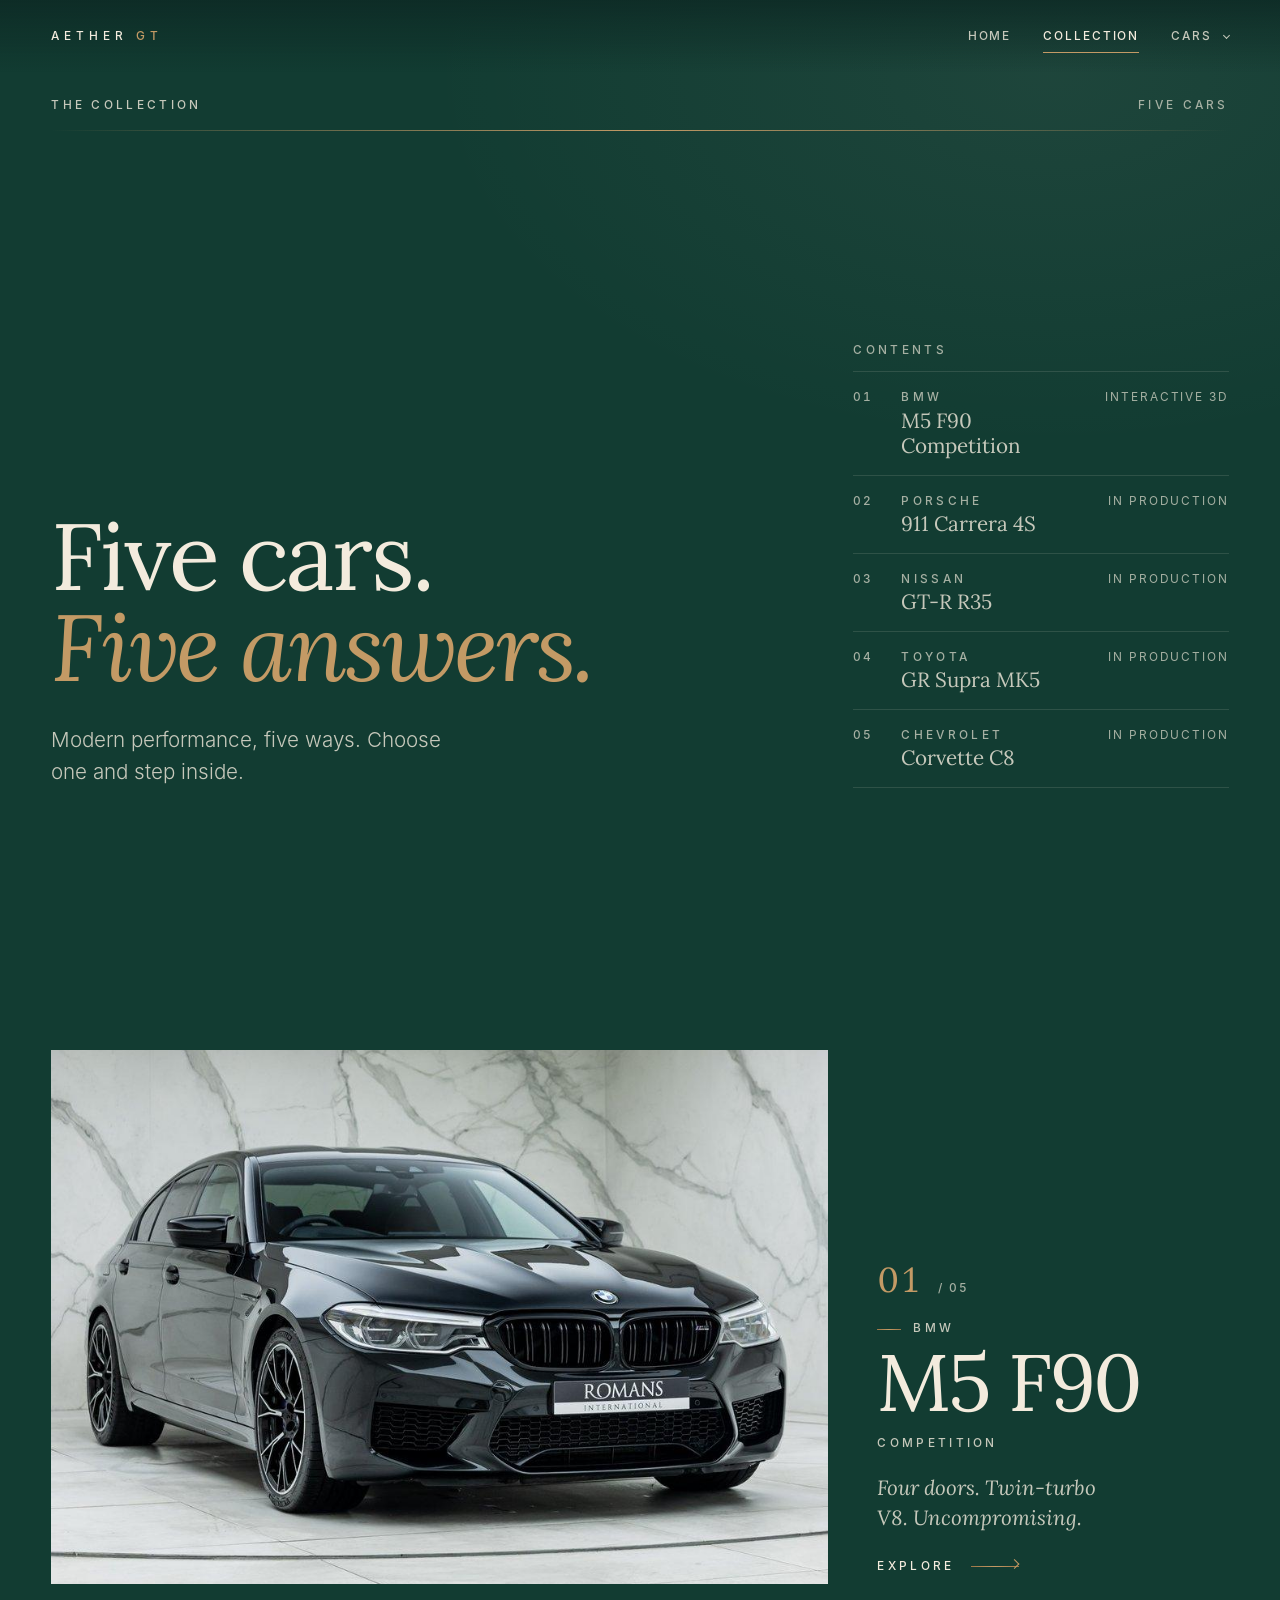
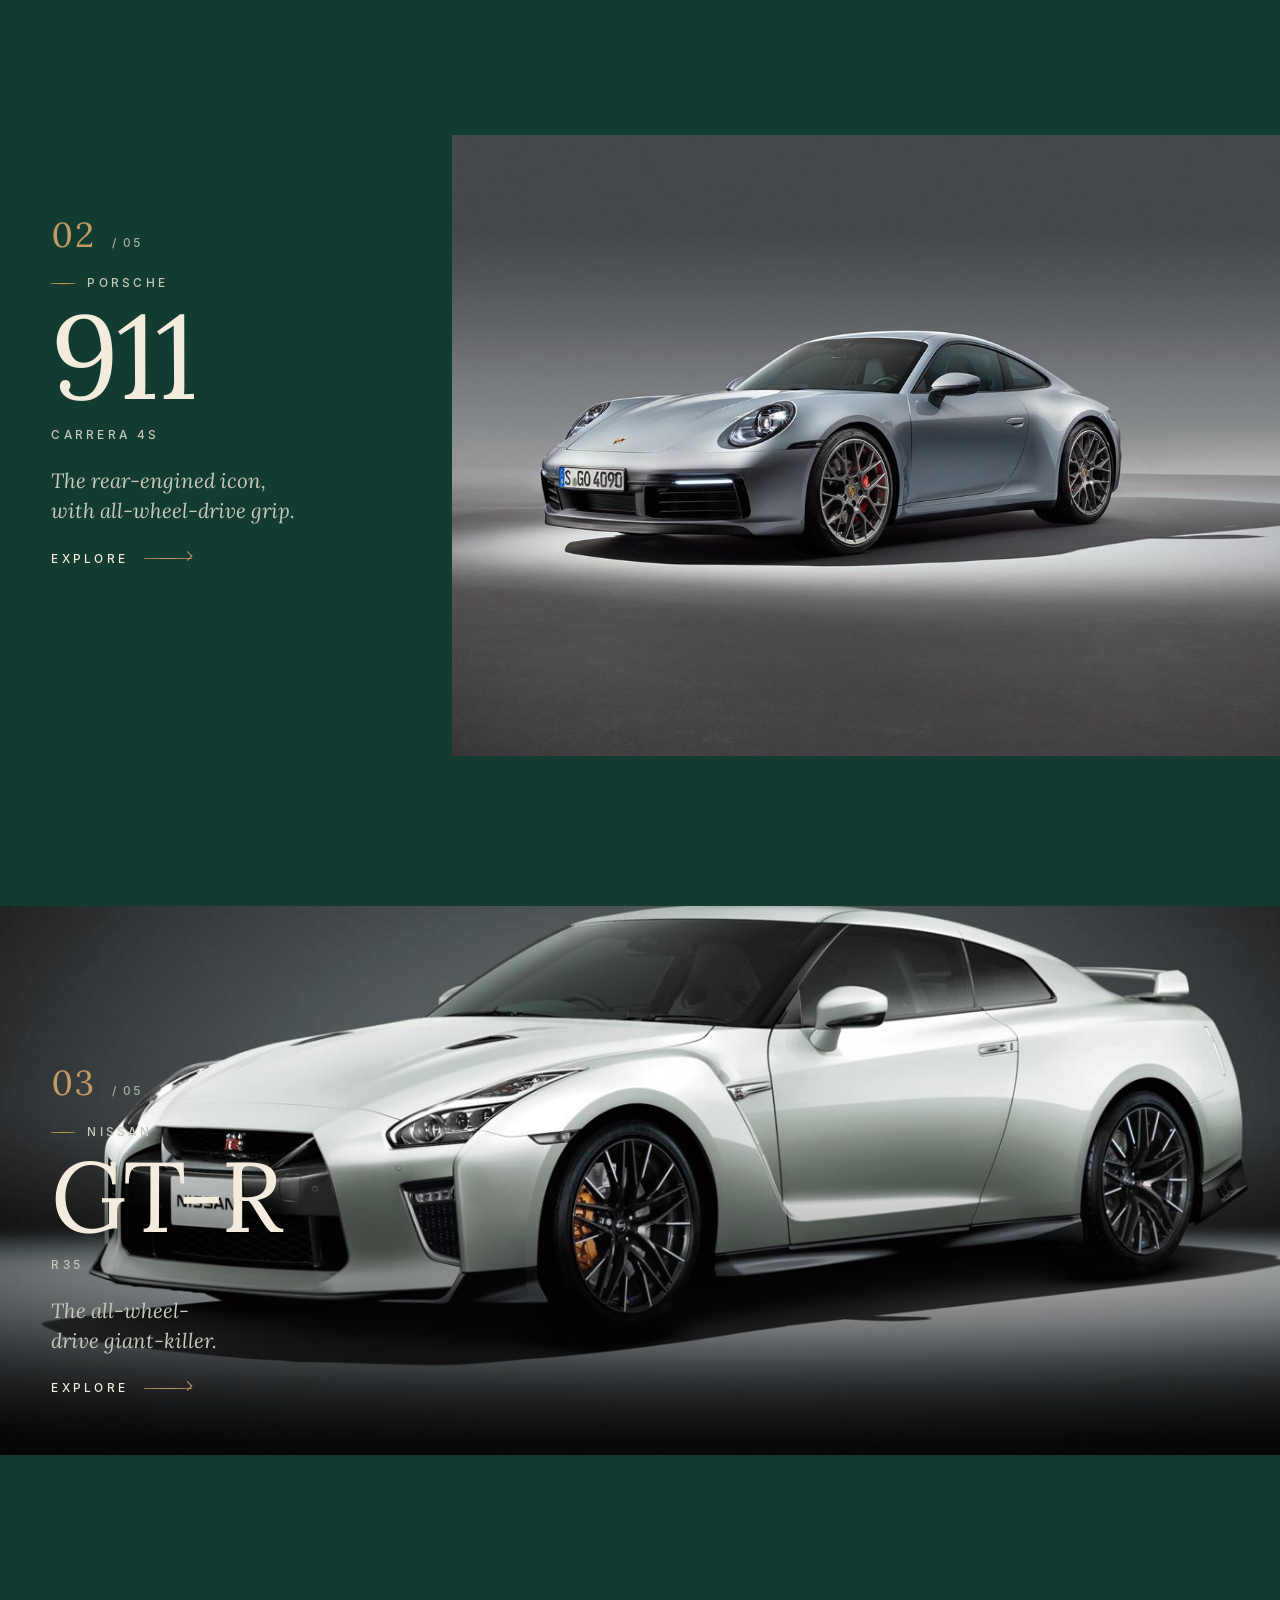
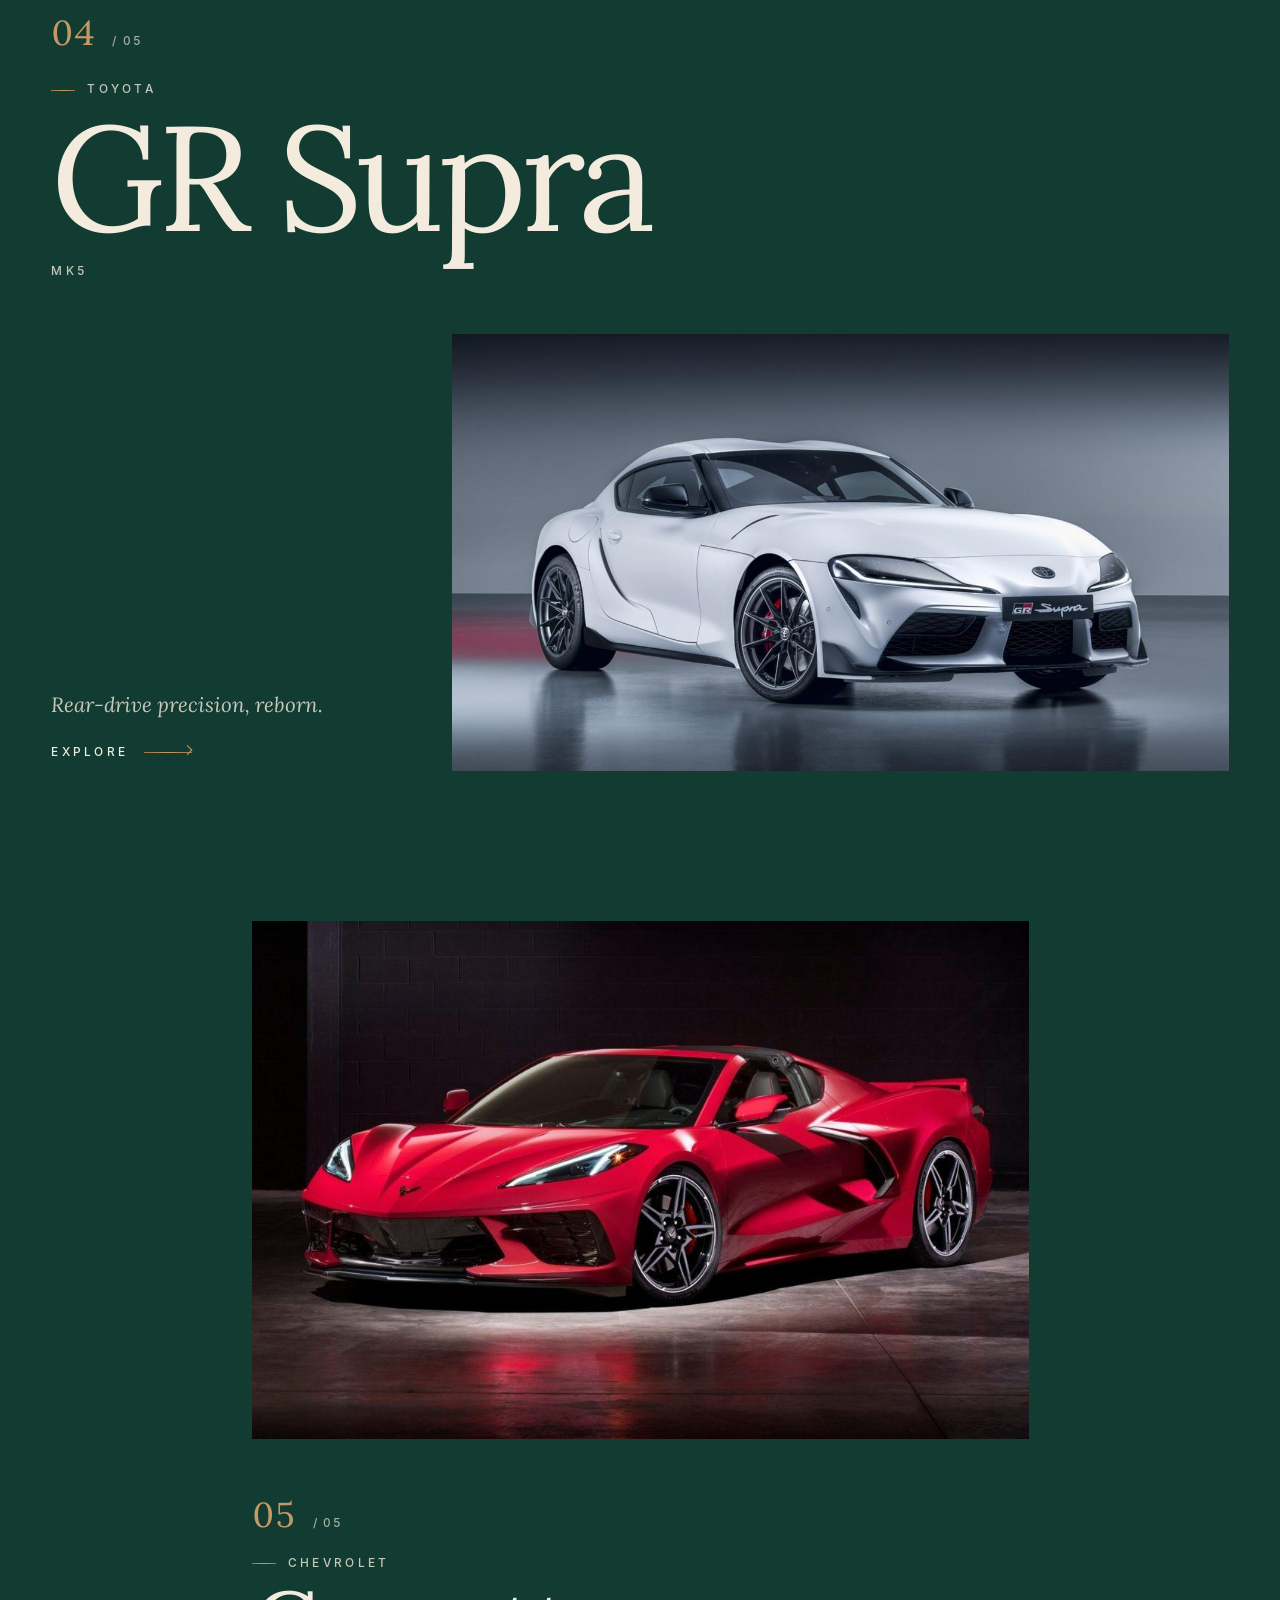
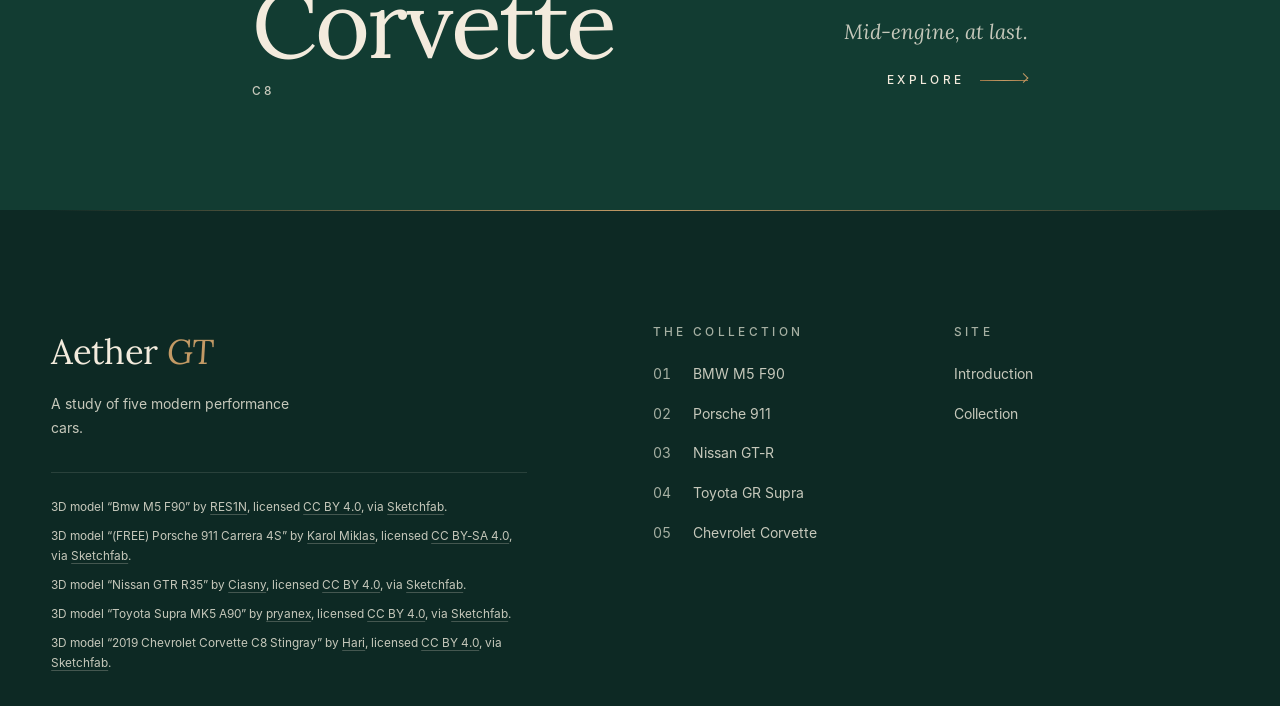
<file: collection.html>
<!doctype html>
<html lang="en">
<head>
  <meta charset="utf-8">
  <meta name="viewport" content="width=device-width, initial-scale=1, viewport-fit=cover">
  <title>The Collection: Five Performance Cars — AETHER GT</title>
  <meta name="description" content="Five modern performance cars: BMW M5 F90 Competition, Porsche 911 Carrera 4S, Nissan GT-R R35, Toyota GR Supra MK5 and Chevrolet Corvette C8.">
  <meta name="theme-color" content="#123C32">
  <meta name="color-scheme" content="dark">
  <link rel="icon" href="assets/icons/favicon.svg" type="image/svg+xml">
  <link rel="icon" href="favicon.ico" sizes="48x48">
  <link rel="icon" href="assets/icons/icon-32.png" type="image/png" sizes="32x32">
  <link rel="apple-touch-icon" href="assets/icons/apple-touch-icon.png">
  <link rel="manifest" href="site.webmanifest">
  <link rel="canonical" href="collection.html">
  <meta property="og:type" content="website">
  <meta property="og:site_name" content="AETHER GT">
  <meta property="og:locale" content="en_GB">
  <meta property="og:title" content="The Collection: Five Performance Cars — AETHER GT">
  <meta property="og:description" content="Five modern performance cars: BMW M5 F90 Competition, Porsche 911 Carrera 4S, Nissan GT-R R35, Toyota GR Supra MK5 and Chevrolet Corvette C8.">
  <meta property="og:url" content="collection.html">
  <meta property="og:image" content="assets/og/aether-gt-og.jpg">
  <meta property="og:image:width" content="1200">
  <meta property="og:image:height" content="630">
  <meta property="og:image:alt" content="AETHER GT: five modern performance cars, considered.">
  <meta name="twitter:card" content="summary_large_image">
  <meta name="twitter:title" content="The Collection: Five Performance Cars — AETHER GT">
  <meta name="twitter:description" content="Five modern performance cars: BMW M5 F90 Competition, Porsche 911 Carrera 4S, Nissan GT-R R35, Toyota GR Supra MK5 and Chevrolet Corvette C8.">
  <meta name="twitter:image" content="assets/og/aether-gt-og.jpg">

  <link rel="stylesheet" href="css/tokens.css">
  <link rel="stylesheet" href="css/base.css">
  <link rel="stylesheet" href="css/layout.css">
  <link rel="stylesheet" href="css/chrome.css">
  <link rel="stylesheet" href="css/pages.css">
  <link rel="stylesheet" href="css/collection.css">

  <script type="importmap">
  {
    "imports": {
      "three": "https://cdn.jsdelivr.net/npm/three@0.170.0/build/three.module.js",
      "three/addons/": "https://cdn.jsdelivr.net/npm/three@0.170.0/examples/jsm/",
      "gsap": "https://cdn.jsdelivr.net/npm/gsap@3.12.5/index.js",
      "gsap/ScrollTrigger": "https://cdn.jsdelivr.net/npm/gsap@3.12.5/ScrollTrigger.js"
    }
  }
  </script>
  <script src="js/boot-guard.js"></script>
  <script type="module" src="js/pages/collection.js"></script>
</head>
<body data-page="collection">
  <a class="skip-link" href="#main">Skip to content</a>

  <header data-site-header></header>

  <main id="main">
    <section class="cover" aria-labelledby="collection-title">
      <div class="container cover__grid">
        <p class="cover__folio reveal"><span>The Collection</span><span>Five cars</span></p>
        <h1 class="cover__title reveal" id="collection-title">Five cars.<br><em>Five answers.</em></h1>
        <p class="cover__lede reveal">Modern performance, five ways. Choose one and step inside.</p>
        <nav class="contents reveal" aria-label="Jump to a car">
          <p class="contents__label">Contents</p>
          <ol>
          <li><a href="#bmw-m5-f90"><span class="contents__no">01</span><span class="contents__name"><span class="contents__make">BMW</span> M5 F90 Competition</span><span class="contents__status">Interactive 3D</span></a></li>
          <li><a href="#porsche-911-carrera-4s"><span class="contents__no">02</span><span class="contents__name"><span class="contents__make">Porsche</span> 911 Carrera 4S</span><span class="contents__status">In production</span></a></li>
          <li><a href="#nissan-gt-r-r35"><span class="contents__no">03</span><span class="contents__name"><span class="contents__make">Nissan</span> GT-R R35</span><span class="contents__status">In production</span></a></li>
          <li><a href="#toyota-gr-supra-mk5"><span class="contents__no">04</span><span class="contents__name"><span class="contents__make">Toyota</span> GR Supra MK5</span><span class="contents__status">In production</span></a></li>
          <li><a href="#chevrolet-corvette-c8"><span class="contents__no">05</span><span class="contents__name"><span class="contents__make">Chevrolet</span> Corvette C8</span><span class="contents__status">In production</span></a></li>
          </ol>
        </nav>
      </div>
    </section>

    <div class="showroom container">

      <article class="showroom__item" id="bmw-m5-f90" data-vehicle-id="bmw-m5-f90" data-layout="a" data-tone="obsidian" aria-labelledby="bmw-m5-f90-name">
        <a class="frame has-image reveal" href="/cars/bmw-m5" tabindex="-1" aria-hidden="true">
          <img src="assets/images/bmw-m5.jpg" alt="BMW M5 F90 Competition, front three-quarter view, in a marble showroom" width="958" height="704" loading="lazy" decoding="async">
          <span class="frame__surface"><span class="frame__light"></span><span class="frame__floor"></span></span>
          <span class="frame__marks"></span>
          <span class="frame__caption"><b>Frame 01</b>Live 3D experience</span>
        </a>
        <div class="showroom__copy">
          <p class="showroom__index reveal"><span>01</span> / 05</p>
          <h2 class="showroom__name reveal" id="bmw-m5-f90-name"><span class="showroom__make">BMW</span> <span class="showroom__model">M5 F90</span> <span class="showroom__designation">Competition</span></h2>
          <div class="showroom__aside">
            <p class="showroom__tagline reveal">Four doors. Twin-turbo V8. Uncompromising.</p>
            <a class="explore reveal" href="/cars/bmw-m5" aria-label="Explore the BMW M5 F90 Competition">Explore<i aria-hidden="true"></i></a>
          </div>
        </div>
      </article>
      <article class="showroom__item" id="porsche-911-carrera-4s" data-vehicle-id="porsche-911-carrera-4s" data-layout="b" data-tone="champagne" aria-labelledby="porsche-911-carrera-4s-name">
        <a class="frame has-image reveal" href="/cars/porsche-911" tabindex="-1" aria-hidden="true">
          <img src="assets/images/porsche-911.jpg" alt="Porsche 911 Carrera 4S in silver-grey, front three-quarter view, in a grey studio" width="1147" height="860" loading="lazy" decoding="async">
          <span class="frame__surface"><span class="frame__light"></span><span class="frame__floor"></span></span>
          <span class="frame__marks"></span>
          <span class="frame__caption"><b>Frame 02</b>Photograph</span>
        </a>
        <div class="showroom__copy">
          <p class="showroom__index reveal"><span>02</span> / 05</p>
          <h2 class="showroom__name reveal" id="porsche-911-carrera-4s-name"><span class="showroom__make">Porsche</span> <span class="showroom__model">911</span> <span class="showroom__designation">Carrera 4S</span></h2>
          <div class="showroom__aside">
            <p class="showroom__tagline reveal">The rear-engined icon, with all-wheel-drive grip.</p>
            <a class="explore reveal" href="/cars/porsche-911" aria-label="Explore the Porsche 911 Carrera 4S">Explore<i aria-hidden="true"></i></a>
          </div>
        </div>
      </article>
      <article class="showroom__item" id="nissan-gt-r-r35" data-vehicle-id="nissan-gt-r-r35" data-layout="c" data-tone="gunmetal" aria-labelledby="nissan-gt-r-r35-name">
        <a class="frame has-image reveal" href="/cars/nissan-gt-r" tabindex="-1" aria-hidden="true">
          <img src="assets/images/nissan-gtr.jpg" alt="Nissan GT-R R35 in pearl white, front three-quarter view, in a dark studio" width="1376" height="860" loading="lazy" decoding="async">
          <span class="frame__surface"><span class="frame__light"></span><span class="frame__floor"></span></span>
          <span class="frame__marks"></span>
          <span class="frame__caption"><b>Frame 03</b>Photograph</span>
        </a>
        <div class="showroom__copy">
          <p class="showroom__index reveal"><span>03</span> / 05</p>
          <h2 class="showroom__name reveal" id="nissan-gt-r-r35-name"><span class="showroom__make">Nissan</span> <span class="showroom__model">GT-R</span> <span class="showroom__designation">R35</span></h2>
          <div class="showroom__aside">
            <p class="showroom__tagline reveal">The all-wheel-drive giant-killer.</p>
            <a class="explore reveal" href="/cars/nissan-gt-r" aria-label="Explore the Nissan GT-R R35">Explore<i aria-hidden="true"></i></a>
          </div>
        </div>
      </article>
      <article class="showroom__item" id="toyota-gr-supra-mk5" data-vehicle-id="toyota-gr-supra-mk5" data-layout="d" data-tone="bronze" aria-labelledby="toyota-gr-supra-mk5-name">
        <a class="frame has-image reveal" href="/cars/toyota-supra" tabindex="-1" aria-hidden="true">
          <img src="assets/images/toyota-supra.jpg" alt="Toyota GR Supra in white, front three-quarter view, in a grey studio" width="1298" height="860" loading="lazy" decoding="async">
          <span class="frame__surface"><span class="frame__light"></span><span class="frame__floor"></span></span>
          <span class="frame__marks"></span>
          <span class="frame__caption"><b>Frame 04</b>Photograph</span>
        </a>
        <div class="showroom__copy">
          <p class="showroom__index reveal"><span>04</span> / 05</p>
          <h2 class="showroom__name reveal" id="toyota-gr-supra-mk5-name"><span class="showroom__make">Toyota</span> <span class="showroom__model">GR Supra</span> <span class="showroom__designation">MK5</span></h2>
          <div class="showroom__aside">
            <p class="showroom__tagline reveal">Rear-drive precision, reborn.</p>
            <a class="explore reveal" href="/cars/toyota-supra" aria-label="Explore the Toyota GR Supra MK5">Explore<i aria-hidden="true"></i></a>
          </div>
        </div>
      </article>
      <article class="showroom__item" id="chevrolet-corvette-c8" data-vehicle-id="chevrolet-corvette-c8" data-layout="e" data-tone="platinum" aria-labelledby="chevrolet-corvette-c8-name">
        <a class="frame has-image reveal" href="/cars/corvette-c8" tabindex="-1" aria-hidden="true">
          <img src="assets/images/corvette-c8.jpg" alt="Chevrolet Corvette C8 Stingray in red, front three-quarter view, in a dark studio" width="1024" height="768" loading="lazy" decoding="async">
          <span class="frame__surface"><span class="frame__light"></span><span class="frame__floor"></span></span>
          <span class="frame__marks"></span>
          <span class="frame__caption"><b>Frame 05</b>Photograph</span>
        </a>
        <div class="showroom__copy">
          <p class="showroom__index reveal"><span>05</span> / 05</p>
          <h2 class="showroom__name reveal" id="chevrolet-corvette-c8-name"><span class="showroom__make">Chevrolet</span> <span class="showroom__model">Corvette</span> <span class="showroom__designation">C8</span></h2>
          <div class="showroom__aside">
            <p class="showroom__tagline reveal">Mid-engine, at last.</p>
            <a class="explore reveal" href="/cars/corvette-c8" aria-label="Explore the Chevrolet Corvette C8">Explore<i aria-hidden="true"></i></a>
          </div>
        </div>
      </article>
    </div>

    <nav class="showroom-rail" aria-hidden="true" data-rail-nav>
      <ol><li><a href="#bmw-m5-f90" tabindex="-1" data-rail="bmw-m5-f90">01</a></li><li><a href="#porsche-911-carrera-4s" tabindex="-1" data-rail="porsche-911-carrera-4s">02</a></li><li><a href="#nissan-gt-r-r35" tabindex="-1" data-rail="nissan-gt-r-r35">03</a></li><li><a href="#toyota-gr-supra-mk5" tabindex="-1" data-rail="toyota-gr-supra-mk5">04</a></li><li><a href="#chevrolet-corvette-c8" tabindex="-1" data-rail="chevrolet-corvette-c8">05</a></li></ol>
    </nav>
  </main>

  <footer data-site-footer></footer>

  <noscript>
    <p class="webgl-note">AETHER GT requires JavaScript to run.</p>
  </noscript>
</body>
</html>
</file>
<file: css/tokens.css>
/* ==========================================================================
   AETHER GT — Design tokens (British Racing Green Luxury Editorial)
   Single source of truth. JS reads --color-bg for the Three.js background (keep it a literal hex).

   Palette   British Racing Green #123C32 (primary), deep green #0D2924 (darker sections),
             warm ivory #F3EBDD (light sections), soft stone #D5D0C5 (secondary surfaces),
             muted champagne #C39A65 (the one accent). No black, no blues, no glows.
   Tones     Sections choose a tone with .section--green / .section--deep / .section--ivory
             (css/layout.css). A tone only re-maps the --color-* tokens below, so components
             never need a light/dark variant of their own.
   Type      Lora (editorial serif) for names and statements; Inter for labels and body
             (unchanged in Batch 1A; the serif/sans swap is Batch 1B).
   Rhythm    8 px base. Sections breathe in 96 / 144 / 208 px steps.
   ========================================================================== */

/* Fonts: self-hosted, Latin subset (see assets/fonts/README.md). */
@font-face {
  font-family: "Inter";
  font-weight: 300;
  font-style: normal;
  font-display: swap;
  src: url("../assets/fonts/inter-300.woff") format("woff");
}

@font-face {
  font-family: "Inter";
  font-weight: 400;
  font-style: normal;
  font-display: swap;
  src: url("../assets/fonts/inter-400.woff") format("woff");
}

@font-face {
  font-family: "Inter";
  font-weight: 500;
  font-style: normal;
  font-display: swap;
  src: url("../assets/fonts/inter-500.woff") format("woff");
}

@font-face {
  font-family: "Lora";
  font-weight: 400 700;
  font-style: normal;
  font-display: swap;
  src: url("../assets/fonts/lora.woff") format("woff");
}

@font-face {
  font-family: "Lora";
  font-weight: 400 700;
  font-style: italic;
  font-display: swap;
  src: url("../assets/fonts/lora-italic.woff") format("woff");
}

:root {
  /* Colour: brand palette (reference values; components use the semantic tokens below) */
  --green: #123c32;                 /* British Racing Green */
  --green-deep: #0d2924;            /* darker sections */
  --ivory: #f3ebdd;                 /* warm ivory */
  --stone: #d5d0c5;                 /* soft stone */
  --champagne: #c39a65;             /* muted champagne gold */

  /* Colour: semantic tokens, default tone = green. Contrast on #123c32: text 10.3:1,
     muted 7.2:1, dim 5.5:1, accent 4.7:1 (labels and large type only). */
  --color-bg: #123c32;              /* page and WebGL backdrop (literal hex: read by JS) */
  --color-bg-deep: #0d2924;         /* header bar, footer, deep sections */
  --color-surface: #0d2924;         /* panels, menus */
  --color-surface-raised: #174a3e;
  --color-graphite: #1d5545;        /* legacy name: frames, plates */
  --color-graphite-soft: #266352;   /* legacy name: hairline fills */

  --color-text: #f3ebdd;            /* warm ivory */
  --color-text-muted: #c6c8bb;      /* 7.2:1 on green */
  --color-text-dim: #a6b0a3;        /* 5.5:1 on green, 6.9:1 on deep: smallest labels only */

  --color-accent: #c39a65;          /* champagne: text, links, italics on green */
  --color-accent-soft: rgb(195 154 101 / 0.14);
  --color-line: rgb(243 235 221 / 0.12);
  --color-line-strong: rgb(243 235 221 / 0.24);
  /* The one decorative effect: a champagne hairline (use on 1px rules only). */
  --metal-hairline: linear-gradient(90deg, transparent, rgb(195 154 101 / 0.18) 8%, #c39a65 50%, rgb(195 154 101 / 0.18) 92%, transparent);
  --metal-rule: linear-gradient(90deg, #9c7647, #c39a65 50%, #9c7647);

  /* Typography ------------------------------------------------------------- */
  --font-serif: "Lora", "Iowan Old Style", "Palatino Linotype", Palatino, "Book Antiqua", Georgia, "Times New Roman", serif;
  --font-sans: "Inter", "Helvetica Neue", "Segoe UI", system-ui, -apple-system, Roboto, Arial, sans-serif;

  --text-xs: clamp(0.6875rem, 0.66rem + 0.1vw, 0.75rem);   /* labels, 11-12 px */
  --text-sm: 0.875rem;
  --text-base: 1rem;
  --text-lg: clamp(1.125rem, 1.05rem + 0.3vw, 1.375rem);
  --text-xl: clamp(1.5rem, 1.2rem + 1.2vw, 2.25rem);
  --text-2xl: clamp(2.25rem, 1.5rem + 3.2vw, 4.5rem);
  --text-display: clamp(2.75rem, 1.4rem + 5.6vw, 7.25rem); /* editorial statements */
  --text-hero: clamp(3rem, 1.2rem + 7.5vw, 8.5rem);        /* legacy name: car and intro heroes */
  --tracking-tight: -0.025em;
  --tracking-wide: 0.16em;
  --tracking-wider: 0.28em;

  /* Spacing (8 px base) ---------------------------------------------------- */
  --space-1: 0.25rem;
  --space-2: 0.5rem;
  --space-3: 0.75rem;
  --space-4: 1rem;
  --space-5: 1.5rem;
  --space-6: 2rem;
  --space-7: 3rem;
  --space-8: 4.5rem;
  --space-9: 7rem;
  --space-10: 10rem;
  --space-section: clamp(5rem, 3rem + 8vw, 11rem);   /* gap between campaign chapters */

  /* Layout ----------------------------------------------------------------- */
  --container: 96rem;
  --gutter: clamp(1.25rem, 4vw, 4.5rem);
  --column-gap: clamp(1rem, 2vw, 2rem);
  --header-h: 4.5rem;

  /* Motion: slow, decelerating, never springy ------------------------------- */
  --ease-out: cubic-bezier(0.16, 1, 0.3, 1);
  --ease-in-out: cubic-bezier(0.65, 0, 0.35, 1);
  --dur-fast: 0.25s;
  --dur-base: 0.5s;
  --dur-slow: 1.2s;

  /* Layers ------------------------------------------------------------------ */
  --z-stage: 0;
  --z-content: 1;
  --z-header: 10;
  --z-loader: 100;
}
</file>
<file: css/base.css>
/* ==========================================================================
   AETHER GT — Base: reset, document defaults, accessibility
   ========================================================================== */

*,
*::before,
*::after {
  box-sizing: border-box;
}

[hidden] {
  display: none !important;
}

html {
  -webkit-text-size-adjust: 100%;
  color-scheme: dark;
  background: var(--color-bg);
  scroll-behavior: smooth;
  scroll-padding-top: var(--header-h);
}

html.is-loading,
html.is-loading body {
  overflow: hidden;
}

body {
  margin: 0;
  min-height: 100svh;
  overflow-x: clip;
  font: 400 var(--text-base) / 1.6 var(--font-sans);
  color: var(--color-text);
  background: var(--color-bg);
  -webkit-font-smoothing: antialiased;
  -moz-osx-font-smoothing: grayscale;
  text-rendering: optimizeLegibility;
}

h1, h2, h3, p {
  margin: 0;
}

h1, h2, h3 {
  font-family: var(--font-serif);
  font-weight: 400;
}

a {
  color: inherit;
  text-decoration: none;
}

canvas {
  display: block;
}

::selection {
  background: var(--color-accent);
  color: var(--color-bg);
}

:focus-visible {
  outline: 2px solid var(--color-accent);
  outline-offset: 4px;
}

.skip-link {
  position: fixed;
  top: var(--space-3);
  left: var(--space-3);
  z-index: calc(var(--z-loader) + 1);
  padding: var(--space-2) var(--space-4);
  background: var(--color-text);
  color: var(--color-bg);
  font-size: var(--text-sm);
  transform: translateY(-200%);
}

.skip-link:focus {
  transform: none;
}

@media (prefers-reduced-motion: reduce) {
  html {
    scroll-behavior: auto;
  }

  *,
  *::before,
  *::after {
    animation-duration: 0.01ms !important;
    animation-iteration-count: 1 !important;
    transition-duration: 0.01ms !important;
  }
}
</file>
<file: css/layout.css>
/* ==========================================================================
   AETHER GT — Layout: stage, header, section tones, hero, lineup
   Mobile-first.
   ========================================================================== */

/* WebGL stage ------------------------------------------------------------ */
.stage {
  position: fixed;
  top: 0;
  left: 0;
  width: 100%;
  height: 100vh;
  height: 100lvh;
  z-index: var(--z-stage);
  pointer-events: none;
}

main {
  position: relative;
  z-index: var(--z-content);
}

.container {
  width: 100%;
  max-width: var(--container);
  margin-inline: auto;
  padding-inline: var(--gutter);
}

/* Shared type ------------------------------------------------------------ */
.eyebrow {
  display: inline-flex;
  align-items: center;
  gap: var(--space-3);
  font-size: var(--text-xs);
  font-weight: 500;
  letter-spacing: var(--tracking-wider);
  text-transform: uppercase;
  color: var(--color-text-muted);
}

.eyebrow::before {
  content: "";
  width: 2rem;
  height: 1px;
  background: var(--metal-rule);
}

/* Header ----------------------------------------------------------------- */
.site-header {
  position: fixed;
  inset: 0 0 auto 0;
  z-index: var(--z-header);
  height: var(--header-h);
  background: linear-gradient(to bottom, rgb(13 41 36 / 0.82), rgb(13 41 36 / 0));
}

/* Once the page has scrolled (js/ui/site-chrome.js sets .is-scrolled) the header becomes a solid
   deep-green bar with a hairline, so text never reads through the wordmark or the links. The
   solid layer is a pseudo-element faded in with opacity (cheap on low-end GPUs, no backdrop blur). */
.site-header::before {
  content: "";
  position: absolute;
  inset: 0;
  z-index: -1;
  background: var(--color-bg-deep);
  box-shadow: 0 1px 0 var(--color-line);
  opacity: 0;
  pointer-events: none;
  transition: opacity var(--dur-base) var(--ease-out);
}

.site-header.is-scrolled::before {
  opacity: 1;
}

.site-header__inner {
  height: 100%;
  display: flex;
  align-items: center;
  justify-content: space-between;
}

.brand {
  font-size: var(--text-xs);
  font-weight: 500;
  letter-spacing: 0.42em;
  text-transform: uppercase;
  white-space: nowrap;
}

.brand span {
  color: var(--color-accent);
}

.nav a {
  font-size: var(--text-xs);
  font-weight: 500;
  letter-spacing: var(--tracking-wide);
  text-transform: uppercase;
  color: var(--color-text-muted);
  transition: color var(--dur-fast) var(--ease-out);
}

.nav a:hover {
  color: var(--color-text);
}

.scroll-progress {
  position: fixed;
  inset: 0 0 auto 0;
  z-index: calc(var(--z-header) + 1);
  height: 2px;
  pointer-events: none;
}

.scroll-progress span {
  display: block;
  height: 100%;
  background: var(--metal-rule);
  transform: scaleX(0);
  transform-origin: left center;
  will-change: transform;
}

/* Section tones -----------------------------------------------------------
   Put one of these on a section (or any block). It paints the background, sets the text colour and
   re-maps the colour tokens, so every component inside follows without changes.
     .section--green   primary British Racing Green (the default page tone)
     .section--deep    darker green, for contrast and for closing sections
     .section--ivory   warm ivory with deep-green text. Champagne gold is too pale for text on
                       ivory (2.2:1), so --color-accent becomes a deeper champagne (4.9:1) here;
                       the gold itself is kept for 1px rules only (--metal-*). Avoid small
                       --color-text-dim text on stone surfaces (3.7:1). */
.section--green,
.section--deep,
.section--ivory {
  background: var(--color-bg);
  color: var(--color-text);
}

.section--green {
  --color-bg: #123c32;
  --color-surface: #0d2924;
  --color-surface-raised: #174a3e;
  --color-graphite: #1d5545;
  --color-graphite-soft: #266352;
  --color-text: #f3ebdd;
  --color-text-muted: #c6c8bb;
  --color-text-dim: #a6b0a3;
  --color-accent: #c39a65;
  --color-accent-soft: rgb(195 154 101 / 0.14);
  --color-line: rgb(243 235 221 / 0.12);
  --color-line-strong: rgb(243 235 221 / 0.24);
  --metal-hairline: linear-gradient(90deg, transparent, rgb(195 154 101 / 0.18) 8%, #c39a65 50%, rgb(195 154 101 / 0.18) 92%, transparent);
  --metal-rule: linear-gradient(90deg, #9c7647, #c39a65 50%, #9c7647);
}

.section--deep {
  --color-bg: #0d2924;
  --color-surface: #123c32;
  --color-surface-raised: #174a3e;
  --color-graphite: #1d5545;
  --color-graphite-soft: #266352;
  --color-text: #f3ebdd;
  --color-text-muted: #c6c8bb;
  --color-text-dim: #a6b0a3;
  --color-accent: #c39a65;
  --color-accent-soft: rgb(195 154 101 / 0.14);
  --color-line: rgb(243 235 221 / 0.12);
  --color-line-strong: rgb(243 235 221 / 0.24);
  --metal-hairline: linear-gradient(90deg, transparent, rgb(195 154 101 / 0.18) 8%, #c39a65 50%, rgb(195 154 101 / 0.18) 92%, transparent);
  --metal-rule: linear-gradient(90deg, #9c7647, #c39a65 50%, #9c7647);
}

.section--ivory {
  --color-bg: #f3ebdd;
  --color-surface: #d5d0c5;         /* soft stone */
  --color-surface-raised: #e6dfd0;
  --color-graphite: #d5d0c5;
  --color-graphite-soft: #c9c4b8;
  --color-text: #123c32;            /* 10.3:1 on ivory */
  --color-text-muted: #3f5f54;      /* 6.0:1 on ivory, 4.6:1 on stone */
  --color-text-dim: #516d62;        /* 4.8:1 on ivory: smallest labels, never on stone */
  --color-accent: #80602f;          /* deep champagne: 4.9:1 on ivory */
  --color-accent-soft: rgb(128 96 47 / 0.12);
  --color-line: rgb(18 60 50 / 0.14);
  --color-line-strong: rgb(18 60 50 / 0.28);
  --metal-hairline: linear-gradient(90deg, transparent, rgb(160 122 69 / 0.2) 8%, #a07a45 50%, rgb(160 122 69 / 0.2) 92%, transparent);
  --metal-rule: linear-gradient(90deg, #8c6a3b, #a07a45 50%, #8c6a3b);
}

/* Hero ------------------------------------------------------------------- */
.hero {
  min-height: 100vh;
  min-height: 100svh;
  display: grid;
  align-items: end;
  padding-block: calc(var(--header-h) + var(--space-8)) var(--space-9);
}

.hero__inner {
  display: grid;
  gap: var(--space-5);
}

.hero__title {
  font-size: var(--text-hero);
  font-weight: 400;
  line-height: 0.98;
  letter-spacing: var(--tracking-tight);
}

.hero__lede {
  max-width: 34ch;
  font-size: var(--text-lg);
  font-weight: 300;
  color: var(--color-text-muted);
}

/* Lineup ----------------------------------------------------------------- */
.lineup {
  padding-block: var(--space-9) 0;
}

.lineup__head {
  display: grid;
  gap: var(--space-4);
  padding-bottom: var(--space-8);
}

.lineup__title {
  font-size: var(--text-xl);
  letter-spacing: -0.015em;
}

/* One block per vehicle; later phases attach scenes via [data-vehicle]. */
.vehicle {
  min-height: 90vh;
  min-height: 90svh;
  display: grid;
  align-content: center;
  gap: var(--space-5);
  border-top: 1px solid var(--color-line);
}

.vehicle__index {
  font-size: var(--text-xs);
  font-weight: 500;
  letter-spacing: var(--tracking-wider);
  font-variant-numeric: tabular-nums;
  color: var(--color-accent);
}

.vehicle__make {
  font-size: var(--text-xs);
  font-weight: 500;
  letter-spacing: var(--tracking-wider);
  text-transform: uppercase;
  color: var(--color-text-muted);
}

.vehicle__name {
  font-size: var(--text-2xl);
  line-height: 1;
  letter-spacing: -0.02em;
}

.vehicle__designation {
  display: block;
  margin-top: var(--space-3);
  font-size: var(--text-lg);
  font-weight: 400;
  letter-spacing: 0.08em;
  color: var(--color-text-muted);
}

@media (min-width: 48rem) {
  .vehicle {
    grid-template-columns: 8rem 1fr;
    align-items: center;
    column-gap: var(--space-6);
  }

  .vehicle__index {
    grid-row: 1 / span 2;
  }
}

/* Fallback notice --------------------------------------------------------- */
.webgl-note {
  position: fixed;
  left: 50%;
  bottom: var(--space-5);
  z-index: var(--z-header);
  width: min(32rem, calc(100% - 2 * var(--gutter)));
  padding: var(--space-4) var(--space-5);
  transform: translateX(-50%);
  font-size: var(--text-sm);
  color: var(--color-text-muted);
  background: var(--color-surface);
  border: 1px solid var(--color-line-strong);
}
</file>
<file: css/chrome.css>
/* ==========================================================================
   AETHER GT — Shared chrome: footer, navigation extras, page transitions
   Loaded on every page.
   ========================================================================== */

.sr-only {
  position: absolute;
  width: 1px;
  height: 1px;
  margin: -1px;
  padding: 0;
  overflow: hidden;
  clip-path: inset(50%);
  white-space: nowrap;
  border: 0;
}

/* Header navigation -------------------------------------------------------
   Deliberately minimal: wordmark left, one link right. */
.nav {
  display: flex;
  align-items: center;
  gap: var(--space-6);
}

.nav a {
  position: relative;
  padding-block: var(--space-2);
}

.nav a::after {
  content: "";
  position: absolute;
  inset: auto 0 0 0;
  height: 1px;
  background: var(--color-accent);
  transform: scaleX(0);
  transform-origin: left;
  transition: transform var(--dur-base) var(--ease-out);
}

.nav a:hover::after,
.nav a[aria-current="page"]::after {
  transform: scaleX(1);
}

.nav a[aria-current="page"] {
  color: var(--color-text);
}

/* Cars menu (native <details>). Same label style as the other nav links. */
.nav__cars {
  position: relative;
}

.nav__cars summary {
  position: relative;
  padding-block: var(--space-2);
  font-size: var(--text-xs);
  font-weight: 500;
  letter-spacing: var(--tracking-wide);
  text-transform: uppercase;
  color: var(--color-text-muted);
  list-style: none;
  cursor: pointer;
  transition: color var(--dur-fast) var(--ease-out);
}

.nav__cars summary::-webkit-details-marker { display: none; }

.nav__cars summary::after {
  content: "";
  display: inline-block;
  width: 5px;
  height: 5px;
  margin-left: var(--space-3);
  border-right: 1px solid currentColor;
  border-bottom: 1px solid currentColor;
  transform: translateY(-2px) rotate(45deg);
  transition: transform var(--dur-fast) var(--ease-out);
}

.nav__cars[open] summary::after { transform: translateY(1px) rotate(-135deg); }

.nav__cars summary:hover,
.nav__cars[open] summary,
.nav__cars[data-current] summary { color: var(--color-text); }

.nav__cars-list {
  position: absolute;
  top: calc(100% + var(--space-2));
  right: calc(-1 * var(--space-4));
  z-index: 1;
  display: grid;
  gap: var(--space-1);
  min-width: 15rem;
  margin: 0;
  padding: var(--space-4) var(--space-5);
  list-style: none;
  background: var(--color-surface);
  border: 1px solid var(--color-line-strong);
  animation: nav-menu-in var(--dur-fast) var(--ease-out) backwards;
}

.nav__cars-list a {
  display: flex;
  gap: var(--space-4);
  white-space: nowrap;
}

.nav__cars-list a::after { display: none; }

.nav__cars-list b {
  min-width: 1.5rem;
  font-weight: 400;
  font-variant-numeric: tabular-nums;
  color: var(--color-text-dim);
}

.nav__cars-list a[aria-current="page"] { color: var(--color-text); }

@keyframes nav-menu-in {
  from { opacity: 0; transform: translateY(-4px); }
  to   { opacity: 1; transform: none; }
}

/* Narrow screens: the wordmark is the Home link, and the nav gaps tighten. */
@media (max-width: 30rem) {
  .nav { gap: var(--space-5); }
  .nav__home { display: none; }
}

/* Explore: the one text link style. Label plus a rule that lengthens on hover.
   The ::after stretches the click target over the whole parent when the parent is positioned. */
.explore {
  display: inline-flex;
  align-items: center;
  gap: var(--space-4);
  padding-block: var(--space-2);
  font-size: var(--text-xs);
  font-weight: 500;
  letter-spacing: var(--tracking-wider);
  text-transform: uppercase;
  color: var(--color-text);
}

.explore i {
  position: relative;
  display: block;
  width: 3rem;
  height: 1px;
  background: var(--metal-rule);
  transform-origin: left;
  transition: transform var(--dur-slow) var(--ease-out);
}

.explore i::after {
  content: "";
  position: absolute;
  right: 0;
  top: -3px;
  width: 7px;
  height: 7px;
  border-top: 1px solid var(--color-accent);
  border-right: 1px solid var(--color-accent);
  transform: rotate(45deg);
  transform-origin: 100% 0;
  transform-box: fill-box;
}

/* Footer: opaque so it always covers the fixed 3D canvas and HUD above it.
   Three columns on desktop: wordmark, the five cars in order, pages and credits. */
.site-footer {
  position: relative;
  z-index: 3;
  padding-block: var(--space-9) var(--space-6);
  font-size: var(--text-sm);
  line-height: 1.7;
  color: var(--color-text-dim);
  background: var(--color-bg-deep);
}

.site-footer::before {
  content: "";
  position: absolute;
  inset: 0 var(--gutter) auto;
  height: 1px;
  background: var(--metal-hairline);
}

.site-footer__inner {
  display: grid;
  gap: var(--space-8) var(--column-gap);
}

.site-footer__mark {
  display: inline-block;
  font-family: var(--font-serif);
  font-size: var(--text-xl);
  letter-spacing: -0.01em;
  color: var(--color-text);
}

.site-footer .site-footer__mark {
  color: var(--color-text);
}

.site-footer__mark em {
  font-style: italic;
  color: var(--color-accent);
}

.site-footer__line {
  max-width: 28ch;
  margin-top: var(--space-3);
  color: var(--color-text-muted);
}

.site-footer__label {
  margin-bottom: var(--space-4);
  font-size: var(--text-xs);
  font-weight: 500;
  letter-spacing: var(--tracking-wider);
  text-transform: uppercase;
  color: var(--color-text-dim);
}

.site-footer ol,
.site-footer ul {
  display: grid;
  gap: var(--space-2);
  margin: 0;
  padding: 0;
  list-style: none;
}

.site-footer li a {
  display: inline-flex;
  gap: var(--space-4);
  padding-block: var(--space-1);
}

.site-footer li a b {
  min-width: 1.5rem;
  font-weight: 400;
  font-variant-numeric: tabular-nums;
  color: var(--color-text-dim);
  transition: color var(--dur-fast) var(--ease-out);
}

.site-footer li a:hover b,
.site-footer li a[aria-current="page"] b {
  color: var(--color-accent);
}

.site-footer a {
  color: var(--color-text-muted);
  transition: color var(--dur-fast) var(--ease-out);
}

.site-footer a:hover,
.site-footer a[aria-current="page"] {
  color: var(--color-text);
}

.site-footer__credits {
  display: grid;
  gap: var(--space-2);
  margin-top: var(--space-6);
  padding-top: var(--space-5);
  border-top: 1px solid var(--color-line);
  font-size: var(--text-xs);
  line-height: 1.75;
  color: var(--color-text-muted);
}

.site-footer__credit a {
  text-decoration: underline;
  text-underline-offset: 0.25em;
  text-decoration-color: var(--color-line-strong);
}

.site-footer__credit a:hover {
  text-decoration-color: var(--color-accent);
}

/* Bottom row: one quiet line under the columns. */
.site-footer__base {
  grid-column: 1 / -1;
  padding-top: var(--space-5);
  border-top: 1px solid var(--color-line);
  font-size: var(--text-xs);
  letter-spacing: var(--tracking-wide);
  text-transform: uppercase;
  color: var(--color-text-dim);
}

@media (min-width: 48rem) {
  .site-footer__inner {
    grid-template-columns: repeat(2, minmax(0, 1fr));
  }

  .site-footer__brand {
    grid-column: 1 / -1;
  }
}

@media (min-width: 64rem) {
  .site-footer__inner {
    grid-template-columns: repeat(12, minmax(0, 1fr));
  }

  .site-footer__brand { grid-column: 1 / 6; }
  .site-footer__cars  { grid-column: 7 / 10; }
  .site-footer__pages { grid-column: 10 / 13; }
}

/* Page transitions ---------------------------------------------------------
   Native cross-document View Transitions where supported (Chromium 126+).
   The header stays put while the page behind it cross-fades. */
@view-transition {
  navigation: auto;
}

.site-header {
  view-transition-name: site-header;
}

::view-transition-old(root),
::view-transition-new(root) {
  animation-duration: 0.45s;
  animation-timing-function: cubic-bezier(0.65, 0, 0.35, 1);
}

/* Fallback (html.no-vt, set by js/boot-guard.js): fade in on arrival, fade out on leaving.
   `backwards` only: no lingering opacity on <body> that could affect fixed layers. */
.no-vt body {
  animation: page-in 0.45s cubic-bezier(0.16, 1, 0.3, 1) backwards;
}

.no-vt.is-leaving body {
  opacity: 0;
  transition: opacity 0.25s ease;
}

@keyframes page-in {
  from { opacity: 0; }
  to   { opacity: 1; }
}

@media (prefers-reduced-motion: reduce) {
  @view-transition {
    navigation: none;
  }

  .no-vt body {
    animation: none;
  }

  .no-vt.is-leaving body {
    opacity: 1;
    transition: none;
  }
}
</file>
<file: css/pages.css>
/* ==========================================================================
   AETHER GT — Simple pages: intro, collection, car pages without a model yet
   ========================================================================== */

.page-hero {
  min-height: 100vh;
  min-height: 100svh;
  display: grid;
  align-items: end;
  padding-block: calc(var(--header-h) + var(--space-8)) var(--space-9);
  background:
    radial-gradient(70% 55% at 72% 34%, rgb(236 230 217 / 0.045), transparent 70%),
    var(--color-bg);
}

.page-hero .hero__title {
  font-weight: 400;
}

.page-hero .hero__lede {
  font-weight: 300;
}

/* Calls to action ------------------------------------------------------------
   .button          quiet outline; fills with the text colour on hover (inside a tone it inverts
                    with the tone: ivory on green, green on ivory)
   .button--solid   the primary action: filled, becomes an outline on hover
   (the text link with a growing rule is .explore, in chrome.css) */
.button {
  display: inline-flex;
  align-items: center;
  gap: var(--space-4);
  justify-self: start;
  min-height: 3rem;
  padding: var(--space-3) var(--space-6);
  font-size: var(--text-xs);
  font-weight: 500;
  letter-spacing: var(--tracking-wide);
  text-transform: uppercase;
  color: var(--color-text);
  border: 1px solid var(--color-line-strong);
  transition: background-color var(--dur-base) var(--ease-out), color var(--dur-base) var(--ease-out), border-color var(--dur-base) var(--ease-out);
}

.button:hover,
.button:focus-visible {
  color: var(--color-bg);
  background: var(--color-text);
  border-color: var(--color-text);
}

.button:active {
  opacity: 0.88;
}

.button::after {
  content: "";
  width: 1.5rem;
  height: 1px;
  background: currentColor;
  transition: width var(--dur-slow) var(--ease-out);
}

.button:hover::after,
.button:focus-visible::after {
  width: 2.25rem;
}

.button--solid {
  color: var(--color-bg);
  background: var(--color-text);
  border-color: var(--color-text);
}

.button--solid:hover,
.button--solid:focus-visible {
  color: var(--color-text);
  background: transparent;
  border-color: var(--color-accent);
}

/* Car page without a 3D model yet */
.pending-note {
  display: inline-flex;
  align-items: center;
  gap: var(--space-3);
  justify-self: start;
  font-size: var(--text-xs);
  font-weight: 500;
  letter-spacing: var(--tracking-wider);
  text-transform: uppercase;
  color: var(--color-text-dim);
}

.pending-note::before {
  content: "";
  width: 1.5rem;
  height: 1px;
  background: var(--metal-rule);
}
</file>
<file: css/home.css>
/* ==========================================================================
   AETHER GT — Editorial homepage (index.html)
   British Racing Green, warm ivory and champagne. Every section has its own composition and
   its own car imagery, built from the five project photographs (see assets/images/home/).

   Palette and type come from tokens.css (Lora + Inter). Section tones come from the
   .section--green / --deep / --ivory classes in layout.css.

   How the pictures work
   - Cut-outs (car on transparent background) sit on CSS-built stages, so one car can overlap a
     panel edge, a neighbouring section or a heading.
   - Every image is shown at or below its native pixel width. Nothing is upscaled.
   - Depth comes from gradients, a small grain tile and layering. No filters, blurs, shadows
     or blend modes, so it stays light on older machines.
   - Motion is transform and opacity only, and is off for prefers-reduced-motion.

   Credits: every <img> carries data-credit="<id>"; the ids live in tools/home-image-credits.json.
   ========================================================================== */

main {
  overflow-x: clip;
}

/* Shared parts -------------------------------------------------------------- */
.section {
  position: relative;
  padding-block: var(--space-section);
}

.section > .container {
  position: relative;
  z-index: 2;
}

.grid {
  display: grid;
  grid-template-columns: minmax(0, 1fr);
  column-gap: var(--column-gap);
  row-gap: var(--space-6);
}

.head {
  display: grid;
  gap: var(--space-4);
  margin-bottom: var(--space-8);
}

.title {
  font-size: var(--text-2xl);
  line-height: 1.02;
  letter-spacing: -0.025em;
  text-wrap: balance;
}

.title em,
.statement em,
.masthead__title em {
  font-style: italic;
  color: var(--color-accent);
}

.statement {
  font-size: var(--text-xl);
  line-height: 1.25;
  letter-spacing: -0.015em;
  text-wrap: balance;
}

.essay p {
  max-width: 60ch;
  color: var(--color-text-muted);
}

.essay p + p {
  margin-top: var(--space-4);
}

.note {
  max-width: 70ch;
  margin-top: var(--space-6);
  font-size: var(--text-xs);
  line-height: 1.7;
  color: var(--color-text-dim);
}

.fig {
  margin: 0;
}

.fig__caption {
  margin-top: var(--space-3);
  font-size: var(--text-xs);
  font-weight: 500;
  letter-spacing: var(--tracking-wide);
  text-transform: uppercase;
  color: var(--color-text-dim);
}

/* Section surfaces: layered gradients (lighting), then grain on the dark ones */
.manifesto {
  margin-top: calc(var(--space-7) * -1);
  border-radius: clamp(1.5rem, 4vw, 3.5rem) clamp(1.5rem, 4vw, 3.5rem) 0 0;
  padding-top: calc(var(--space-section) + var(--space-5));
  background:
    radial-gradient(60% 46% at 88% 0%, rgb(195 154 101 / 0.2), transparent 70%),
    radial-gradient(50% 50% at 0% 100%, rgb(18 60 50 / 0.07), transparent 70%),
    linear-gradient(180deg, #f7f1e5, #f3ebdd 46%, #ece2d0);
}

.five {
  background:
    radial-gradient(46% 38% at 16% 8%, rgb(243 235 221 / 0.1), transparent 70%),
    radial-gradient(52% 44% at 92% 62%, rgb(195 154 101 / 0.1), transparent 70%),
    linear-gradient(180deg, #0d2924, #0f302a 55%, #0d2924);
}

.lineup {
  padding-bottom: calc(var(--space-section) * 0.7);
  background: linear-gradient(180deg, #123c32 0%, #123c32 48%, #f3ebdd 100%);
}

.lead {
  background:
    radial-gradient(54% 50% at 14% 38%, rgb(195 154 101 / 0.17), transparent 72%),
    linear-gradient(180deg, #f3ebdd, #f6f0e4 60%, #efe6d4);
}

.principles {
  background:
    radial-gradient(60% 40% at 84% 6%, rgb(243 235 221 / 0.09), transparent 70%),
    radial-gradient(50% 44% at 6% 92%, rgb(195 154 101 / 0.1), transparent 70%),
    linear-gradient(180deg, #0f302a, #0d2924);
}

.span {
  background:
    radial-gradient(52% 40% at 90% 100%, rgb(195 154 101 / 0.16), transparent 70%),
    linear-gradient(180deg, #efe6d4, #f3ebdd 40%, #f6f0e4);
}

.gallery {
  background:
    radial-gradient(56% 36% at 50% 0%, rgb(243 235 221 / 0.1), transparent 70%),
    radial-gradient(40% 40% at 100% 70%, rgb(195 154 101 / 0.1), transparent 70%),
    linear-gradient(180deg, #123c32, #0f342b 60%, #0d2924);
}

.journal {
  background:
    radial-gradient(50% 40% at 6% 0%, rgb(195 154 101 / 0.16), transparent 70%),
    linear-gradient(180deg, #f6f0e4, #f3ebdd 55%, #ece2d0);
}

.closing {
  padding-bottom: var(--space-8);
  background:
    radial-gradient(60% 55% at 50% 0%, rgb(195 154 101 / 0.16), transparent 70%),
    linear-gradient(180deg, #0d2924, #0a211d);
}

.credits {
  padding-block: var(--space-8);
  background: #0a211d;
}

.five::after,
.principles::after,
.gallery::after,
.closing::after,
.masthead::after {
  content: "";
  position: absolute;
  inset: 0;
  z-index: 0;
  pointer-events: none;
  background: url("../assets/images/home/grain.png") 0 0 / 112px 112px;
  opacity: 0.55;
}

/* Cars used as large faded backgrounds ----------------------------------------- */
.seam {
  position: absolute;
  z-index: 1;
  pointer-events: none;
}

.seam img {
  display: block;
  width: 100%;
  height: auto;
}

.seam--porsche {
  top: -5rem;
  right: 3vw;
  width: min(760px, 78vw);
  opacity: 0.4;
}

.seam--supra {
  top: -9rem;
  left: 2vw;
  width: min(820px, 84vw);
  opacity: 0.26;
}

.five__scene,
.closing__scene {
  position: absolute;
  z-index: 0;
  pointer-events: none;
  -webkit-mask-image: radial-gradient(ellipse 62% 62% at 50% 50%, #000 40%, transparent 100%);
  mask-image: radial-gradient(ellipse 62% 62% at 50% 50%, #000 40%, transparent 100%);
}

.five__scene {
  top: 6%;
  right: -4%;
  width: min(1024px, 92vw);
  opacity: 0.3;
}

.closing__scene {
  top: -6%;
  left: 50%;
  width: min(1024px, 120vw);
  margin-left: calc(min(1024px, 120vw) / -2);
  opacity: 0.3;
}

.five__scene img,
.closing__scene img {
  display: block;
  width: 100%;
  height: auto;
}

.head--ghost {
  position: relative;
}

.head--ghost > *:not(.head__ghost) {
  position: relative;
  z-index: 1;
}

.head__ghost {
  position: absolute;
  z-index: 0;
  right: -6%;
  top: 50%;
  width: min(60vw, 760px);
  margin-top: -9%;
  opacity: 0.16;
  pointer-events: none;
}

.head__ghost img {
  display: block;
  width: 100%;
  height: auto;
}

/* Stage: a lit panel a cut-out car stands on. The car may rise above the panel's top edge. */
.pane {
  position: relative;
  display: block;
  margin: 0;
  aspect-ratio: var(--r, 4 / 3);
  isolation: isolate;
  clip-path: inset(-40% 0 0 0);
}

.pane::before {
  content: "";
  position: absolute;
  inset: var(--top, 0) 0 0;
  z-index: -2;
  background:
    linear-gradient(180deg, transparent 68%, rgb(3 14 12 / 0.5)),
    radial-gradient(80% 90% at var(--lx, 50%) 18%, rgb(243 235 221 / 0.22), transparent 70%),
    linear-gradient(180deg, #1d5545, #0e2d27);
}

.pane::after {
  content: "";
  position: absolute;
  left: 4%;
  right: 4%;
  bottom: calc(var(--cb, 8%) - 3.5%);
  height: 9%;
  z-index: -1;
  background: radial-gradient(50% 50% at 50% 50%, rgb(2 10 9 / 0.62), transparent 72%);
}

.pane__car,
.slat__car:not(.slat__car--scene),
.masthead__car img,
.seam img,
.head__ghost img {
  -webkit-mask-image: linear-gradient(180deg, #000 80%, transparent 98%);
  mask-image: linear-gradient(180deg, #000 80%, transparent 98%);
}

.pane__car {
  position: absolute;
  left: var(--cx, 0);
  bottom: var(--cb, 8%);
  width: min(var(--cw, 100%), var(--nat, 100%));
  max-width: none;
  height: auto;
  transform-origin: 50% 100%;
}

.pane__scene {
  position: absolute;
  inset: 0;
  width: 100%;
  height: 100%;
  object-fit: cover;
  object-position: 50% 58%;
  -webkit-mask-image: radial-gradient(ellipse 82% 92% at 50% 52%, #000 56%, transparent 100%);
  mask-image: radial-gradient(ellipse 82% 92% at 50% 52%, #000 56%, transparent 100%);
}

.pane--wide {
  max-width: 1024px;
}

/* 1. Masthead ------------------------------------------------------------------ */
.masthead {
  position: relative;
  isolation: isolate;
  min-height: 100vh;
  min-height: 100svh;
  display: flex;
  flex-direction: column;
  overflow: clip;
  background:
    radial-gradient(52% 64% at 68% 58%, rgb(195 154 101 / 0.24), transparent 70%),
    radial-gradient(44% 52% at 6% 6%, rgb(243 235 221 / 0.09), transparent 70%),
    linear-gradient(180deg, #0d2924 0%, #123c32 50%, #0d2924 100%);
}

.masthead__bg {
  position: absolute;
  inset: 0;
  z-index: 0;
  pointer-events: none;
}

.masthead__glow {
  position: absolute;
  inset: 0;
  background: radial-gradient(34% 38% at 72% 40%, rgb(243 235 221 / 0.1), transparent 70%);
}

.masthead__ghost {
  position: absolute;
  left: -12%;
  top: 14%;
  width: min(1257px, 110vw);
  height: auto;
  opacity: 0.1;
  -webkit-mask-image: linear-gradient(90deg, #000 30%, transparent 100%);
  mask-image: linear-gradient(90deg, #000 30%, transparent 100%);
}

.masthead__beam {
  position: absolute;
  inset: auto 0 0;
  height: 42%;
  background: linear-gradient(180deg, transparent, rgb(5 20 17 / 0.78));
}

.masthead__car {
  position: relative;
  z-index: 1;
  order: 1;
  width: min(122vw, 874px);
  margin: calc(var(--header-h) + var(--space-5)) 0 0 -10vw;
}

.masthead__car img {
  display: block;
  width: 100%;
  height: auto;
}

.masthead__car::after {
  content: "";
  position: absolute;
  left: 6%;
  right: 4%;
  bottom: -2%;
  height: 11%;
  z-index: -1;
  background: radial-gradient(50% 50% at 50% 50%, rgb(2 10 9 / 0.72), transparent 72%);
}

.masthead__cap {
  display: none;
  margin-top: var(--space-4);
  font-size: var(--text-xs);
  font-weight: 500;
  letter-spacing: var(--tracking-wider);
  text-transform: uppercase;
  color: var(--color-text-muted);
}

.masthead__cap b {
  margin-right: var(--space-3);
  font-weight: 500;
  color: var(--color-accent);
}

.masthead__grid {
  position: relative;
  z-index: 2;
  order: 2;
  display: grid;
  row-gap: var(--space-5);
  margin-top: calc(var(--space-7) * -1);
  padding-block: 0 calc(var(--space-8) + var(--space-7));
}

.masthead__folio {
  display: flex;
  justify-content: space-between;
  gap: var(--space-4);
  order: 3;
  padding-bottom: var(--space-4);
  font-size: var(--text-xs);
  font-weight: 500;
  letter-spacing: var(--tracking-wider);
  text-transform: uppercase;
  color: var(--color-text-dim);
  background: var(--metal-hairline) bottom / 100% 1px no-repeat;
}

.masthead__folio span:first-child {
  color: var(--color-text-muted);
}

.masthead__title {
  font-size: clamp(3.4rem, 1.2rem + 13vw, 10.5rem);
  font-weight: 400;
  line-height: 0.94;
  letter-spacing: -0.035em;
}

.masthead__title em {
  display: inline-block;
}

.masthead__foot {
  display: grid;
  gap: var(--space-5);
  justify-items: start;
}

.masthead__deck {
  max-width: 36ch;
  font-size: var(--text-lg);
  font-weight: 300;
  color: var(--color-text-muted);
}

/* 2. Manifesto ------------------------------------------------------------------- */
.manifesto__numeral {
  position: absolute;
  z-index: 0;
  bottom: 1.5rem;
  left: 1vw;
  font-family: var(--font-serif);
  font-size: clamp(9rem, 30vw, 28rem);
  line-height: 0.8;
  letter-spacing: -0.05em;
  color: var(--color-accent);
  opacity: 0.14;
  pointer-events: none;
}

.manifesto__label {
  margin-bottom: var(--space-2);
}

.chip {
  position: relative;
  margin: 0;
}

.chip img {
  display: block;
  width: 100%;
  height: auto;
  background: #0e2d27;
  border: 1px solid rgb(195 154 101 / 0.6);
}

.chip figcaption {
  margin-top: var(--space-2);
  font-size: var(--text-xs);
  font-weight: 500;
  letter-spacing: var(--tracking-wider);
  text-transform: uppercase;
  color: var(--color-text-dim);
}

.chip--a {
  width: min(280px, 64%);
}

.chip--b {
  width: min(150px, 38%);
  margin: calc(var(--space-6) * -1) 0 0 auto;
}

/* 3. The five --------------------------------------------------------------------- */
.five__grid {
  display: grid;
  grid-template-columns: minmax(0, 1fr);
  gap: var(--space-8) var(--column-gap);
  margin: 0;
  padding: 0;
  list-style: none;
}

.card {
  display: grid;
  grid-template-columns: auto minmax(0, 1fr);
  grid-template-areas:
    "stage stage"
    "no make"
    "no name"
    "no tag"
    "no go";
  column-gap: var(--space-5);
  row-gap: var(--space-2);
  align-content: start;
}

.card .pane {
  grid-area: stage;
  margin-bottom: var(--space-5);
}

.card__no {
  grid-area: no;
  align-self: start;
  font-family: var(--font-serif);
  font-size: clamp(2.6rem, 4.4vw, 4.2rem);
  line-height: 0.85;
  letter-spacing: -0.04em;
  font-variant-numeric: tabular-nums;
  color: var(--color-accent);
}

.card__make {
  grid-area: make;
  font-size: var(--text-xs);
  font-weight: 500;
  letter-spacing: var(--tracking-wider);
  text-transform: uppercase;
  color: var(--color-text-muted);
}

.card__name {
  grid-area: name;
  font-size: var(--text-xl);
  line-height: 1.05;
  letter-spacing: -0.02em;
}

.card__name small {
  display: block;
  margin-top: var(--space-2);
  font-family: var(--font-sans);
  font-size: var(--text-xs);
  font-weight: 500;
  letter-spacing: var(--tracking-wide);
  text-transform: uppercase;
  color: var(--color-text-muted);
}

.card__tag {
  grid-area: tag;
  max-width: 28ch;
  font-family: var(--font-serif);
  font-style: italic;
  color: var(--color-text-muted);
}

.card__go {
  grid-area: go;
}

.card__go,
.teaser__go {
  display: inline-flex;
  align-items: center;
  gap: var(--space-4);
  margin-top: var(--space-3);
  font-size: var(--text-xs);
  font-weight: 500;
  letter-spacing: var(--tracking-wider);
  text-transform: uppercase;
  color: var(--color-text);
}

.card__go i,
.teaser__go i {
  display: block;
  width: 2rem;
  height: 1px;
  background: var(--metal-rule);
  transform-origin: left;
}

.five__item--1 .pane { --r: 16 / 10; }
.five__item--2 .pane { --r: 5 / 4; }
.five__item--3 .pane { --r: 2 / 1; }
.five__item--4 .pane { --r: 3 / 2; }
.five__item--5 .pane { --r: 16 / 10; }

/* 3b. Five cars, one standard (transition band) ------------------------------------- */
.lineup__intro {
  display: grid;
  gap: var(--space-4);
}

.lineup__slats {
  display: grid;
  grid-auto-flow: column;
  grid-auto-columns: 64%;
  gap: 0;
  margin: var(--space-8) 0 0;
  padding: 0 var(--gutter);
  list-style: none;
  overflow-x: auto;
  scroll-snap-type: x mandatory;
  scrollbar-width: none;
}

.lineup__slats::-webkit-scrollbar {
  display: none;
}

.lineup__slats > li {
  scroll-snap-align: start;
}

.slat {
  position: relative;
  display: block;
  height: 24rem;
  overflow: hidden;
  border-left: 1px solid rgb(195 154 101 / 0.4);
  background:
    radial-gradient(90% 60% at 50% 70%, rgb(243 235 221 / 0.16), transparent 70%),
    linear-gradient(180deg, #1a4e40, #0d2924);
}

.slat__no,
.slat__name {
  position: absolute;
  left: var(--space-4);
  z-index: 2;
  font-size: var(--text-xs);
  font-weight: 500;
  letter-spacing: var(--tracking-wider);
  text-transform: uppercase;
}

.slat__no {
  top: var(--space-4);
  font-family: var(--font-serif);
  font-size: var(--text-xl);
  letter-spacing: -0.02em;
  color: var(--color-accent);
}

.slat__name {
  bottom: var(--space-4);
  color: var(--color-text);
}

.slat::after {
  content: "";
  position: absolute;
  inset: auto 0 0;
  height: 36%;
  z-index: 1;
  background: linear-gradient(180deg, transparent, rgb(5 20 17 / 0.72));
}

.slat__car {
  position: absolute;
  bottom: 24%;
  height: 42%;
  width: auto;
  max-width: none;
  transform-origin: 50% 100%;
}

.slat__car--l { left: -8%; }
.slat__car--r { right: -8%; }

.slat__car--scene {
  inset: 0;
  bottom: auto;
  width: 100%;
  height: 100%;
  object-fit: cover;
  object-position: 14% 60%;
}

/* 4. Lead story --------------------------------------------------------------------- */
.lead__glyph {
  position: absolute;
  z-index: 0;
  left: -2vw;
  top: 3rem;
  font-family: var(--font-serif);
  font-size: clamp(11rem, 38vw, 36rem);
  line-height: 0.8;
  letter-spacing: -0.06em;
  color: var(--green);
  opacity: 0.06;
  pointer-events: none;
}

.lead__photo {
  display: block;
  -webkit-mask-image: radial-gradient(ellipse 74% 72% at 50% 50%, #000 58%, transparent 100%);
  mask-image: radial-gradient(ellipse 74% 72% at 50% 50%, #000 58%, transparent 100%);
}

.lead__photo img {
  display: block;
  width: 100%;
  max-width: 958px;
  height: auto;
}

.lead__copy {
  display: grid;
  gap: var(--space-5);
  align-content: start;
}

.lead__frame {
  position: relative;
  display: block;
  aspect-ratio: 16 / 10;
  background:
    radial-gradient(80% 90% at 30% 20%, rgb(243 235 221 / 0.2), transparent 70%),
    linear-gradient(180deg, #1d5545, #0e2d27);
}

.lead__lamp,
.lead__wheel {
  position: absolute;
  display: block;
  height: auto;
  max-width: none;
  border: 1px solid rgb(195 154 101 / 0.6);
  background: #0e2d27;
}

.lead__lamp {
  left: 6%;
  top: 10%;
  width: min(280px, 56%);
}

.lead__wheel {
  right: 6%;
  bottom: -14%;
  width: min(176px, 34%);
}

.lead__detail {
  margin-bottom: var(--space-7);
}

.pull {
  position: relative;
  margin: 0;
  padding-top: var(--space-5);
  border-top: 1px solid var(--color-line-strong);
}

.pull p {
  max-width: 24ch;
  font-family: var(--font-serif);
  font-style: italic;
  font-size: var(--text-xl);
  line-height: 1.3;
  color: var(--color-text);
}

/* 5. Principles -------------------------------------------------------------------- */
.principles__list {
  display: grid;
  gap: var(--space-8) var(--column-gap);
  margin: 0;
  padding: 0;
  list-style: none;
}

.principle {
  display: block;
}

.principle > * + * {
  margin-top: var(--space-4);
}

.principle__visual {
  position: relative;
  display: block;
  aspect-ratio: 4 / 3;
}

.principle--1 .pane,
.principle--1.pane {
  --r: 4 / 3;
  --top: 14%;
  --cw: 98%;
  --cx: 1%;
  --cb: 12%;
  --nat: 816px;
  --lx: 40%;
}

.principle__visual--pair {
  background:
    linear-gradient(180deg, transparent 68%, rgb(3 14 12 / 0.45)),
    radial-gradient(80% 90% at 30% 18%, rgb(243 235 221 / 0.2), transparent 70%),
    linear-gradient(180deg, #1d5545, #0e2d27);
}

.principle__visual--pair img {
  position: absolute;
  display: block;
  height: auto;
  max-width: none;
  border: 1px solid rgb(195 154 101 / 0.55);
  background: #0e2d27;
}

.principle--2 .principle__a { left: 6%; top: 10%; width: min(380px, 66%); }
.principle--2 .principle__b { right: 5%; bottom: -9%; width: min(260px, 44%); }
.principle--3 .principle__a { left: 8%; top: 8%; width: min(200px, 40%); }
.principle--3 .principle__b { right: 8%; bottom: -8%; width: min(200px, 40%); }

.principle__no {
  font-family: var(--font-serif);
  font-size: clamp(2.6rem, 4vw, 3.6rem);
  line-height: 0.9;
  letter-spacing: -0.04em;
  font-variant-numeric: tabular-nums;
  color: var(--color-accent);
}

.principle__name {
  font-size: var(--text-2xl);
  line-height: 1;
  letter-spacing: -0.025em;
}

.principle p {
  max-width: 44ch;
  color: var(--color-text-muted);
}

/* 6. Side by side ------------------------------------------------------------------- */
.span__wrap {
  overflow-x: auto;
}

.span__table {
  width: 100%;
  min-width: 40rem;
  border-collapse: collapse;
  text-align: left;
}

.span__table th,
.span__table td {
  padding: var(--space-4) var(--space-4) var(--space-4) 0;
  vertical-align: top;
  border-bottom: 1px solid var(--color-line);
}

.span__table thead th {
  padding-block: var(--space-3);
  font-size: var(--text-xs);
  font-weight: 500;
  letter-spacing: var(--tracking-wider);
  text-transform: uppercase;
  color: var(--color-text-dim);
  border-bottom-color: var(--color-line-strong);
}

.span__table tbody th {
  font-family: var(--font-serif);
  font-size: var(--text-lg);
  font-weight: 400;
  color: var(--color-text);
}

.span__table td {
  color: var(--color-text-muted);
}

.span__table a:hover {
  color: var(--color-accent);
}

.span__len {
  display: block;
  margin-bottom: var(--space-2);
  font-variant-numeric: tabular-nums;
}

.span__bar {
  display: block;
  width: calc(var(--mm) / 5000 * 100%);
  height: 3px;
  background: var(--metal-rule);
  transform-origin: left;
}

/* 7. Gallery ------------------------------------------------------------------------- */
.gallery__grid {
  display: grid;
  grid-template-columns: minmax(0, 1fr);
  gap: var(--space-7) var(--column-gap);
  align-items: start;
}

.gallery__a .pane { --r: 4 / 3; }
.gallery__b .pane { --r: 4 / 5; }
.gallery__c .pane { --r: 4 / 5; }
.gallery__d .pane { --r: 16 / 10; }

/* 8. Journal ------------------------------------------------------------------------- */
.journal__grid {
  display: grid;
  grid-template-columns: minmax(0, 1fr);
  gap: var(--space-7) var(--column-gap);
}

.teaser__link {
  display: block;
}

.teaser__link > * + * {
  margin-top: var(--space-3);
}

.teaser--lead .pane {
  --r: 3 / 2;
  margin-bottom: var(--space-3);
}

.teaser--side .teaser__link {
  display: flex;
  gap: var(--space-5);
  align-items: flex-start;
}

.teaser--side .teaser__link > * + * {
  margin-top: 0;
}

.teaser--side .teaser__thumb {
  flex: 0 0 min(11rem, 38%);
}

.teaser--side .teaser__body {
  flex: 1 1 0;
  min-width: 0;
}

.teaser__thumb {
  display: block;
  aspect-ratio: 4 / 3;
  overflow: hidden;
  background:
    radial-gradient(80% 90% at 30% 18%, rgb(243 235 221 / 0.2), transparent 70%),
    linear-gradient(180deg, #1d5545, #0e2d27);
}

.teaser__thumb img {
  display: block;
  width: 100%;
  height: 100%;
  object-fit: cover;
}

.teaser__body {
  display: grid;
  gap: var(--space-3);
  align-content: start;
}

.teaser__kicker {
  font-size: var(--text-xs);
  font-weight: 500;
  letter-spacing: var(--tracking-wider);
  text-transform: uppercase;
  color: var(--color-accent);
}

.teaser__title {
  font-size: var(--text-xl);
  line-height: 1.1;
  letter-spacing: -0.02em;
}

.teaser__text {
  max-width: 40ch;
  color: var(--color-text-muted);
}

/* 9. Closing ------------------------------------------------------------------------- */
.closing__inner {
  display: grid;
  justify-items: start;
  gap: var(--space-6);
}

.closing__statement {
  font-size: var(--text-display);
  line-height: 1;
  letter-spacing: -0.03em;
}

.closing__strip {
  position: relative;
  z-index: 2;
  display: grid;
  grid-template-columns: repeat(2, minmax(0, 1fr));
  gap: var(--space-5) var(--column-gap);
  max-width: var(--container);
  margin: var(--space-9) auto 0;
  padding: 0 var(--gutter);
  list-style: none;
}

.closing__strip li:last-child {
  grid-column: 1 / -1;
  justify-self: center;
  width: calc(50% - var(--column-gap) / 2);
}

.closing__strip a {
  display: block;
  border-top: 1px solid rgb(195 154 101 / 0.5);
  padding-top: var(--space-3);
}

.closing__strip img {
  display: block;
  width: 100%;
  max-width: 260px;
  height: auto;
  margin-inline: auto;
  opacity: 0.88;
}

.closing__strip span {
  display: block;
  margin-top: var(--space-3);
  font-size: var(--text-xs);
  font-weight: 500;
  letter-spacing: var(--tracking-wider);
  text-transform: uppercase;
  color: var(--color-text-muted);
  text-align: center;
}

/* 10. Credits ------------------------------------------------------------------------- */
.credits__inner {
  display: grid;
  gap: var(--space-4);
}

.credits__title {
  font-family: var(--font-sans);
  font-size: var(--text-xs);
  font-weight: 500;
  letter-spacing: var(--tracking-wider);
  text-transform: uppercase;
  color: var(--color-accent);
}

.credits__note {
  max-width: 70ch;
  font-size: var(--text-sm);
  color: var(--color-text-muted);
}

.credits__note--small {
  font-size: var(--text-xs);
  color: var(--color-text-dim);
}

.credits__list {
  display: grid;
  gap: var(--space-3) var(--column-gap);
  margin: 0;
  padding: 0;
  list-style: none;
}

.credits__list li {
  display: grid;
  gap: var(--space-1);
  padding-top: var(--space-3);
  border-top: 1px solid var(--color-line);
  font-size: var(--text-xs);
  color: var(--color-text-dim);
}

.credits__list b {
  font-weight: 500;
  color: var(--color-text);
}

/* Layout: tablet ------------------------------------------------------------------- */
@media (min-width: 36rem) {
  .credits__list {
    grid-template-columns: repeat(2, minmax(0, 1fr));
  }
}

@media (min-width: 48rem) {
  .masthead__foot {
    grid-template-columns: minmax(0, 1fr) auto;
    align-items: end;
    justify-items: stretch;
  }

  .principles__list {
    grid-template-columns: repeat(3, minmax(0, 1fr));
    align-items: start;
  }

  .principle--2 { margin-top: var(--space-8); }
  .principle--3 { margin-top: var(--space-9); }

  .gallery__grid {
    grid-template-columns: repeat(12, minmax(0, 1fr));
  }

  .gallery__a { grid-column: 1 / 8; }
  .gallery__b { grid-column: 8 / 13; margin-top: var(--space-8); }
  .gallery__c { grid-column: 1 / 7; z-index: 1; }
  .gallery__d { grid-column: 6 / 13; margin-top: var(--space-8); z-index: 2; }
  .gallery__b .pane,
  .gallery__c .pane { --r: 4 / 5; }
  .gallery__d .pane { --r: 21 / 9; }

  .journal__grid {
    grid-template-columns: repeat(12, minmax(0, 1fr));
  }

  .teaser--lead { grid-column: 1 / 8; grid-row: 1 / span 2; }
  .teaser--side { grid-column: 8 / 13; }

  .lineup__slats {
    grid-auto-flow: row;
    grid-template-columns: repeat(5, minmax(0, 1fr));
    grid-auto-columns: auto;
    max-width: var(--container);
    margin-inline: auto;
    overflow: visible;
  }

  .slat {
    height: clamp(22rem, 34vw, 32rem);
  }

  .closing__strip {
    grid-template-columns: repeat(5, minmax(0, 1fr));
  }

  .closing__strip li:last-child {
    grid-column: auto;
    justify-self: stretch;
    width: auto;
  }

  .credits__list {
    grid-template-columns: repeat(5, minmax(0, 1fr));
  }
}

/* Layout: desktop ------------------------------------------------------------------------ */
@media (min-width: 64rem) {
  .grid {
    grid-template-columns: repeat(12, minmax(0, 1fr));
  }

  .masthead {
    display: grid;
  }

  .masthead__car {
    position: absolute;
    order: 0;
    right: max(2vw, calc((100vw - var(--container)) / 2 + var(--gutter) - 2rem));
    bottom: 16%;
    width: min(62vw, 874px);
    margin: 0;
  }

  .masthead__cap {
    display: block;
    position: absolute;
    right: 0;
    top: -2.4rem;
    margin: 0;
    white-space: nowrap;
  }

  .masthead__ghost {
    top: 10%;
    left: -6%;
    opacity: 0.07;
  }

  .masthead__grid {
    margin-top: 0;
    grid-template-columns: minmax(0, 1fr);
    grid-template-rows: 1fr auto;
    padding-block: calc(var(--header-h) + var(--space-5)) calc(var(--space-8) + var(--space-7));
  }

  .masthead__folio {
    order: 0;
    grid-column: 1;
    grid-row: 1;
    align-self: start;
  }

  .masthead__title {
    grid-column: 1;
    grid-row: 1;
    align-self: end;
    margin-bottom: var(--space-6);
    max-width: 11ch;
  }

  .masthead__foot {
    grid-column: 1;
    grid-row: 2;
  }

  .manifesto__label     { grid-column: 1 / 4; }
  .manifesto__statement { grid-column: 1 / 10; font-size: var(--text-display); line-height: 1; letter-spacing: -0.03em; }
  .manifesto__essay     { grid-column: 1 / 8; display: grid; grid-template-columns: repeat(2, minmax(0, 1fr)); column-gap: var(--column-gap); margin-top: var(--space-6); }
  .manifesto__essay p + p { margin-top: 0; }
  .chip--a { grid-column: 9 / 12; grid-row: 3; width: auto; margin-top: var(--space-6); }
  .chip--b { grid-column: 11 / 13; grid-row: 3; width: auto; margin: calc(var(--space-9) + var(--space-5)) 0 0 0; }

  .five__grid {
    grid-template-columns: repeat(12, minmax(0, 1fr));
    row-gap: var(--space-8);
  }

  .five__item--1 { grid-column: 1 / 8; grid-row: 1; }
  .five__item--2 { grid-column: 8 / 13; grid-row: 1; margin-top: var(--space-9); }
  .five__item--3 { grid-column: 6 / 13; grid-row: 2; margin-top: var(--space-5); }
  .five__item--4 { grid-column: 1 / 6; grid-row: 2; margin-top: calc(var(--space-9) * -1); }
  .five__item--5 { grid-column: 3 / 13; grid-row: 3; max-width: 1024px; }
  .five__item--5 .pane { --r: 21 / 9; }

  .lead__main   { grid-column: 1 / 8; grid-row: 1 / span 2; }
  .lead__copy   { grid-column: 8 / 13; grid-row: 1; padding-top: var(--space-6); }
  .lead__detail { grid-column: 8 / 13; grid-row: 2; align-self: end; }
  .lead__pull   { grid-column: 1 / 7; grid-row: 3; margin-top: calc(var(--space-8) * -1); padding-left: var(--space-5); }

  .teaser--side { grid-column: 8 / 13; }
}

@media (min-width: 100rem) {
  .head__ghost { right: -2%; }
}

/* Motion ------------------------------------------------------------------------------ */
@media (prefers-reduced-motion: no-preference) {
  /* Hidden only once home.js has confirmed it can reveal them (never without JS). */
  .is-reveal-ready .reveal:not(.is-in) {
    opacity: 0;
    transform: translateY(1.5rem);
  }

  .reveal {
    transition: opacity var(--dur-slow) var(--ease-out), transform var(--dur-slow) var(--ease-out);
    transition-delay: calc(var(--d, 0) * 90ms);
  }

  .is-reveal-ready .reveal.five__item:not(.is-in) {
    transform: translateY(2.5rem);
  }

  .masthead__car {
    animation: arrive 1.8s var(--ease-out) backwards;
  }

  .masthead__ghost {
    animation: fade-in 2.6s var(--ease-out) backwards;
  }

  .pane__car,
  .slat__car {
    transition: transform var(--dur-slow) var(--ease-out);
  }

  .card:hover .pane__car,
  .card:focus-visible .pane__car {
    transform: translate3d(0, -1.5%, 0) scale(1.03);
  }

  .slat:hover .slat__car,
  .slat:focus-visible .slat__car {
    transform: translate3d(0, -2%, 0) scale(1.05);
  }

  .card__go i,
  .teaser__go i {
    transition: transform var(--dur-slow) var(--ease-out);
  }

  .card:hover .card__go i,
  .teaser__link:hover .teaser__go i {
    transform: scaleX(1.6);
  }

  .card__name,
  .teaser__title,
  .span__table a {
    transition: color var(--dur-fast) var(--ease-out);
  }

  .card:hover .card__name,
  .teaser__link:hover .teaser__title {
    color: var(--color-accent);
  }

  .chip img,
  .lead__lamp,
  .lead__wheel,
  .teaser__thumb img,
  .closing__strip img,
  .principle__visual--pair img {
    transition: transform var(--dur-slow) var(--ease-out), opacity var(--dur-base) var(--ease-out);
  }

  .chip:hover img,
  .lead__frame:hover .lead__lamp,
  .lead__frame:hover .lead__wheel,
  .teaser__link:hover .teaser__thumb img,
  .principle:hover .principle__visual--pair img {
    transform: scale(1.04);
  }

  .closing__strip a:hover img,
  .closing__strip a:focus-visible img {
    opacity: 1;
    transform: translate3d(0, -4px, 0);
  }

  .is-reveal-ready .span__wrap:not(.is-in) .span__bar {
    transform: scaleX(0);
  }

  .span__bar {
    transition: transform 1.6s var(--ease-out);
  }

  /* Faded cars drift slowly as the page scrolls, where the browser supports scroll timelines. */
  @supports (animation-timeline: view()) {
    .head__ghost img,
    .seam img,
    .five__scene img,
    .closing__scene img {
      animation: drift linear both;
      animation-timeline: view();
    }
  }
}

@keyframes arrive {
  from { transform: translate3d(5%, 0, 0); opacity: 0; }
  to   { transform: none; opacity: 1; }
}

@keyframes fade-in {
  from { opacity: 0; }
}

@keyframes drift {
  from { transform: translate3d(0, -6%, 0); }
  to   { transform: translate3d(0, 6%, 0); }
}
</file>
<file: css/collection.css>
/* ==========================================================================
   AETHER GT — The Collection (editorial campaign)
   Reads like a printed automotive feature: a cover with a contents list, then five
   chapters, each composed differently on one 12-column grid.

     01 BMW        a  image left (8 cols), copy bottom-right
     02 Porsche    b  copy top-left, image bleeds off the right edge
     03 Nissan     c  full-bleed cinematic frame, copy overlaid bottom-left
     04 Toyota     d  model name across the full width, image offset right
     05 Chevrolet  e  centred closing spread

   Motion: transform and opacity only, and only when the visitor has not asked for less.
   Each chapter's "frame" now holds its photograph (assets/images/, class has-image); the placeholder
   surface and caption stay in the markup but are hidden (README, "Collection imagery").
   ========================================================================== */

/* Cover -------------------------------------------------------------------- */
.cover {
  position: relative;
  overflow: hidden;
  background:
    radial-gradient(70% 60% at 82% 8%, rgb(236 230 217 / 0.055), transparent 70%),
    var(--color-bg);
}

.cover__grid {
  min-height: 100vh;
  min-height: 100svh;
  display: grid;
  grid-template-columns: minmax(0, 1fr);
  grid-template-rows: auto 1fr auto auto;
  column-gap: var(--column-gap);
  padding-block: calc(var(--header-h) + var(--space-5)) var(--space-8);
}

.cover__folio {
  display: flex;
  justify-content: space-between;
  gap: var(--space-4);
  padding-bottom: var(--space-4);
  font-size: var(--text-xs);
  font-weight: 500;
  letter-spacing: var(--tracking-wider);
  text-transform: uppercase;
  color: var(--color-text-dim);
  background: var(--metal-hairline) bottom / 100% 1px no-repeat;
}

.cover__folio span:first-child {
  color: var(--color-text-muted);
}

.cover__title {
  align-self: end;
  margin-top: var(--space-8);
  font-size: var(--text-display);
  font-weight: 400;
  line-height: 0.96;
  letter-spacing: -0.03em;
}

.cover__title em {
  font-style: italic;
  font-weight: 400;
  color: var(--color-accent);
}

.cover__lede {
  max-width: 30ch;
  margin-top: var(--space-6);
  font-size: var(--text-lg);
  font-weight: 300;
  line-height: 1.55;
  color: var(--color-text-muted);
}

/* Contents list: the five cars as a magazine contents column. */
.contents {
  margin-top: var(--space-8);
}

.contents__label {
  padding-bottom: var(--space-3);
  font-size: var(--text-xs);
  font-weight: 500;
  letter-spacing: var(--tracking-wider);
  text-transform: uppercase;
  color: var(--color-text-dim);
}

.contents ol {
  margin: 0;
  padding: 0;
  list-style: none;
}

.contents li {
  border-top: 1px solid var(--color-line);
}

.contents li:last-child {
  border-bottom: 1px solid var(--color-line);
}

.contents a {
  display: grid;
  grid-template-columns: 2.25rem minmax(0, 1fr) auto;
  align-items: baseline;
  gap: var(--space-3);
  padding-block: var(--space-4);
  color: var(--color-text-muted);
  transition: color var(--dur-base) var(--ease-out);
}

.contents__no {
  font-size: var(--text-xs);
  font-weight: 500;
  letter-spacing: var(--tracking-wide);
  font-variant-numeric: tabular-nums;
  color: var(--color-text-dim);
}

.contents__name {
  font-family: var(--font-serif);
  font-size: var(--text-lg);
  line-height: 1.25;
  transition: transform var(--dur-base) var(--ease-out);
}

.contents__make {
  display: block;
  margin-bottom: 0.2em;
  font-family: var(--font-sans);
  font-size: var(--text-xs);
  font-weight: 500;
  letter-spacing: var(--tracking-wider);
  text-transform: uppercase;
  color: var(--color-text-dim);
}

.contents__status {
  font-size: var(--text-xs);
  letter-spacing: var(--tracking-wide);
  text-transform: uppercase;
  color: var(--color-text-dim);
}

.contents a:hover,
.contents a:focus-visible {
  color: var(--color-text);
}

/* Chapters ------------------------------------------------------------------- */
.showroom {
  padding-top: var(--space-section);
}

.showroom__item {
  position: relative;
  display: grid;
  gap: var(--space-6) var(--column-gap);
  margin-bottom: var(--space-section);
  /* light colour per car: restrained tints inside the ivory / metal family */
  --tint: 236 230 217;
  --lx: 25%;
  --frame-ratio: 5 / 4;
}

.showroom__item:last-child {
  margin-bottom: var(--space-9);
}

.showroom__item[data-tone="obsidian"]  { --tint: 236 230 217; --lx: 24%; }
.showroom__item[data-tone="champagne"] { --tint: 214 196 160; --lx: 76%; }
.showroom__item[data-tone="gunmetal"]  { --tint: 164 176 186; --lx: 50%; }
.showroom__item[data-tone="bronze"]    { --tint: 198 152 112; --lx: 84%; }
.showroom__item[data-tone="platinum"]  { --tint: 206 206 208; --lx: 16%; }

/* Frame: the campaign image. A real <img> placed inside fills it and the studio
   backdrop and caption are then removed by the .has-image class (README). */
.frame {
  position: relative;
  display: block;
  aspect-ratio: var(--frame-ratio);
  overflow: hidden;
  background: var(--color-surface);
  contain: paint;
}

.frame img {
  position: absolute;
  inset: 0;
  width: 100%;
  height: 100%;
  object-fit: cover;
  object-position: var(--focus, 50% 50%);
  transform-origin: 50% 60%;
  transition: transform 1.6s var(--ease-out);
}

/* Photograph focal points: keep the whole car inside the crop at every frame ratio (and, for the
   Corvette, keep the photo's corner watermark outside it). The wide frames only crop vertically. */
.showroom__item[data-vehicle-id="bmw-m5-f90"]            { --focus: 50% 55%; }
.showroom__item[data-vehicle-id="porsche-911-carrera-4s"] { --focus: 50% 55%; }
.showroom__item[data-vehicle-id="nissan-gt-r-r35"]        { --focus: 50% 80%; }   /* car sits high, leaving the floor for the overlaid name */
.showroom__item[data-vehicle-id="toyota-gr-supra-mk5"]    { --focus: 46% 70%; }
.showroom__item[data-vehicle-id="chevrolet-corvette-c8"]  { --focus: 50% 40%; }

.frame.has-image .frame__surface,
.frame.has-image .frame__caption {
  display: none;
}

.frame__surface {
  position: absolute;
  inset: 0;
  background: linear-gradient(162deg, #202224 0%, #131415 52%, #0a0a0b 100%);
  transform-origin: 50% 70%;
  transition: transform 1.6s var(--ease-out);
}

/* a fine grain keeps the dark gradients from banding */
.frame__surface::after {
  content: "";
  position: absolute;
  inset: 0;
  opacity: 0.6;
  background: url("data:image/svg+xml,%3Csvg xmlns='http://www.w3.org/2000/svg' width='160' height='160'%3E%3Cfilter id='n'%3E%3CfeTurbulence type='fractalNoise' baseFrequency='.9' numOctaves='2' stitchTiles='stitch'/%3E%3CfeColorMatrix values='0 0 0 0 1 0 0 0 0 1 0 0 0 0 1 0 0 0 1 0'/%3E%3C/filter%3E%3Crect width='160' height='160' filter='url(%23n)' opacity='.035'/%3E%3C/svg%3E") 0 0 / 160px 160px;
}

.frame__light {
  position: absolute;
  inset: -10% -10% 0;
  background: radial-gradient(60% 85% at var(--lx) 0%, rgb(var(--tint) / 0.22), transparent 72%);
  transition: transform 1.6s var(--ease-out);
}

/* studio floor: a horizon hairline in brushed metal and a faint reflected light */
.frame__floor {
  position: absolute;
  inset: 68% 0 0;
  background:
    linear-gradient(90deg, transparent, rgb(var(--tint) / 0.55) 50%, transparent) top / 100% 1px no-repeat,
    linear-gradient(to bottom, rgb(var(--tint) / 0.07), transparent 85%);
}

/* corner crop marks, like a layout proof */
.frame__marks {
  --c: rgb(236 230 217 / 0.38);
  position: absolute;
  inset: 1rem;
  pointer-events: none;
  background:
    linear-gradient(var(--c), var(--c)) 0 0 / 1rem 1px no-repeat,
    linear-gradient(var(--c), var(--c)) 0 0 / 1px 1rem no-repeat,
    linear-gradient(var(--c), var(--c)) 100% 0 / 1rem 1px no-repeat,
    linear-gradient(var(--c), var(--c)) 100% 0 / 1px 1rem no-repeat,
    linear-gradient(var(--c), var(--c)) 0 100% / 1rem 1px no-repeat,
    linear-gradient(var(--c), var(--c)) 0 100% / 1px 1rem no-repeat,
    linear-gradient(var(--c), var(--c)) 100% 100% / 1rem 1px no-repeat,
    linear-gradient(var(--c), var(--c)) 100% 100% / 1px 1rem no-repeat;
}

.frame.has-image .frame__marks {
  display: none;
}

.frame__caption {
  position: absolute;
  left: 2rem;
  bottom: 1.75rem;
  right: 2rem;
  display: flex;
  flex-wrap: wrap;
  gap: 0 var(--space-4);
  font-size: var(--text-xs);
  font-weight: 500;
  letter-spacing: var(--tracking-wide);
  text-transform: uppercase;
  color: var(--color-text-dim);
}

.frame__caption b {
  font-weight: 500;
  color: var(--color-text-muted);
}

.showroom__item[data-vehicle-id="bmw-m5-f90"] .frame__caption {
  color: var(--color-accent);
}

/* Copy ------------------------------------------------------------------------ */
.showroom__copy {
  display: grid;
  align-content: end;
  justify-items: start;
  gap: var(--space-4);
}

.showroom__index {
  font-size: var(--text-xs);
  font-weight: 500;
  letter-spacing: var(--tracking-wide);
  color: var(--color-text-dim);
  font-variant-numeric: tabular-nums;
}

.showroom__index span {
  margin-right: 0.35em;
  font-family: var(--font-serif);
  font-size: var(--text-xl);
  font-weight: 400;
  letter-spacing: 0;
  color: var(--color-accent);
}

.showroom__name {
  display: grid;
  gap: var(--space-2);
  line-height: 1;
}

.showroom__make {
  display: inline-flex;
  align-items: center;
  gap: var(--space-3);
  font-family: var(--font-sans);
  font-size: var(--text-xs);
  font-weight: 500;
  letter-spacing: var(--tracking-wider);
  text-transform: uppercase;
  color: var(--color-text-muted);
}

.showroom__make::before {
  content: "";
  width: 1.5rem;
  height: 1px;
  background: var(--metal-rule);
}

.showroom__model {
  font-size: var(--text-display);
  font-weight: 400;
  line-height: 0.98;
  letter-spacing: -0.03em;
  overflow-wrap: break-word;
}

.showroom__designation {
  margin-top: var(--space-2);
  font-family: var(--font-sans);
  font-size: var(--text-xs);
  font-weight: 500;
  letter-spacing: var(--tracking-wider);
  text-transform: uppercase;
  color: var(--color-text-muted);
}

.showroom__aside {
  display: grid;
  justify-items: start;
  gap: var(--space-4);
  margin-top: var(--space-2);
}

.showroom__tagline {
  max-width: 24ch;
  text-wrap: balance;
  font-family: var(--font-serif);
  font-size: var(--text-lg);
  font-style: italic;
  font-weight: 400;
  line-height: 1.45;
  color: var(--color-text-muted);
}

/* The ::after stretches the Explore link over the whole chapter (one large target). */
.showroom__item .explore {
  position: static;
}

.showroom__item .explore::after {
  content: "";
  position: absolute;
  inset: 0;
}

.explore:focus-visible {
  outline: none;
}

.showroom__item:has(.explore:focus-visible) {
  outline: 1px solid var(--color-text);
  outline-offset: 1.25rem;
}

/* Rail (very wide screens): a fixed, quiet index that follows the chapters */
.showroom-rail {
  position: fixed;
  left: 1.5rem;
  top: 50%;
  z-index: 2;
  display: none;
  opacity: 0;
  transform: translateY(-50%);
  transition: opacity var(--dur-slow) var(--ease-out);
}

.showroom-rail.is-visible {
  opacity: 1;
}

.showroom-rail ol {
  display: grid;
  gap: var(--space-4);
  margin: 0;
  padding: 0;
  list-style: none;
}

.showroom-rail a {
  display: flex;
  align-items: center;
  gap: var(--space-2);
  font-size: 0.625rem;
  font-weight: 500;
  letter-spacing: var(--tracking-wide);
  color: var(--color-text-dim);
  font-variant-numeric: tabular-nums;
  transition: color var(--dur-base) var(--ease-out);
}

.showroom-rail a::after {
  content: "";
  width: 1rem;
  height: 1px;
  background: var(--metal-rule);
  transform: scaleX(0);
  transform-origin: left;
  transition: transform var(--dur-base) var(--ease-out);
}

.showroom-rail a.is-active {
  color: var(--color-text);
}

.showroom-rail a.is-active::after {
  transform: scaleX(1);
}

/* Phones: full-bleed frames, one column ------------------------------------------ */
@media (max-width: 47.99rem) {
  .showroom__item .frame {
    margin-inline: calc(var(--gutter) * -1);
  }

  /* wider photographs get a wider phone frame so the whole car stays in view */
  .showroom__item[data-vehicle-id="nissan-gt-r-r35"]       { --frame-ratio: 16 / 10; }
  .showroom__item[data-vehicle-id="chevrolet-corvette-c8"] { --frame-ratio: 16 / 10; }
  .showroom__item[data-vehicle-id="toyota-gr-supra-mk5"]   { --frame-ratio: 4 / 3; }

  .showroom__item[data-layout="e"] .showroom__copy {
    justify-items: start;
    text-align: left;
  }

  .contents a {
    grid-template-columns: 2rem minmax(0, 1fr);
  }

  .contents__status {
    grid-column: 2;
    margin-top: calc(var(--space-1) * -1);
  }

  .showroom__model {
    font-size: clamp(2.75rem, 1.5rem + 9vw, 4.25rem);
  }
}

/* Tablet: image first, copy in two columns beneath ------------------------------- */
@media (min-width: 48rem) and (max-width: 63.99rem) {
  .showroom__item {
    --frame-ratio: 16 / 10;
  }

  .showroom__copy {
    grid-template-columns: minmax(0, 1.3fr) minmax(0, 1fr);
    align-items: end;
    column-gap: var(--column-gap);
  }

  .showroom__copy > .showroom__index { grid-column: 1 / -1; }
  .showroom__copy > .showroom__name  { grid-column: 1; }
  .showroom__copy > .showroom__aside { grid-column: 2; margin-top: 0; }

  .showroom__item[data-layout="c"] .frame {
    margin-inline: calc(var(--gutter) * -1);
  }

  .cover__grid {
    grid-template-columns: minmax(0, 1fr);
  }

  .cover__lede {
    max-width: 36ch;
  }
}

/* Desktop: the 12-column editorial compositions -------------------------------- */
@media (min-width: 64rem) {
  .cover__grid {
    grid-template-columns: repeat(12, minmax(0, 1fr));
    padding-bottom: var(--space-9);
  }

  .cover__folio { grid-column: 1 / -1; }
  .cover__title { grid-column: 1 / 9; grid-row: 2; }
  .cover__lede  { grid-column: 1 / 6; grid-row: 3; }
  .contents     { grid-column: 9 / 13; grid-row: 2 / 4; align-self: end; margin-top: 0; }

  .showroom__item {
    grid-template-columns: repeat(12, minmax(0, 1fr));
    --frame-ratio: 16 / 11;
  }

  .showroom__item .frame,
  .showroom__item .showroom__copy {
    grid-row: 1;
  }

  /* a — image left, copy bottom-right */
  .showroom__item[data-layout="a"] .frame        { grid-column: 1 / 9; }
  .showroom__item[data-layout="a"] .showroom__copy { grid-column: 9 / 13; padding-left: var(--space-5); }
  .showroom__item[data-layout="a"] .showroom__model { font-size: clamp(2.75rem, 1rem + 5vw, 6.5rem); }

  /* b — copy top-left, image bleeds off the right edge */
  .showroom__item[data-layout="b"] .frame        { grid-column: 5 / 13; margin-right: calc(var(--gutter) * -1); --frame-ratio: 4 / 3; }
  .showroom__item[data-layout="b"] .showroom__copy { grid-column: 1 / 5; align-content: start; padding-top: var(--space-8); }
  .showroom__item[data-layout="b"] .showroom__model { font-size: clamp(3.5rem, 1rem + 8vw, 9.5rem); }

  /* c — full-bleed cinematic frame, copy overlaid bottom-left */
  .showroom__item[data-layout="c"] .frame {
    grid-column: 1 / -1;
    width: 100vw;
    margin-inline: calc(50% - 50vw);
    --frame-ratio: 21 / 9;
  }
  .showroom__item[data-layout="c"] .frame::after {
    content: "";
    position: absolute;
    inset: 0;
    background: linear-gradient(to top, rgb(5 5 6 / 0.78), transparent 58%);
    pointer-events: none;
  }
  .showroom__item[data-layout="c"] .frame__caption { left: auto; right: calc(var(--gutter) + 0.5rem); text-align: right; justify-content: flex-end; z-index: 1; }
  .showroom__item[data-layout="c"] .frame__floor { display: none; }
  .showroom__item[data-layout="c"] .frame__marks { inset: 1.5rem var(--gutter); }
  .showroom__item[data-layout="c"] .showroom__copy {
    grid-column: 1 / 8;
    padding-bottom: var(--space-7);
    z-index: 2;
    pointer-events: none;
  }
  .showroom__item[data-layout="c"] .showroom__copy > * { pointer-events: auto; }
  .showroom__item[data-layout="c"] .showroom__model { font-size: clamp(3.5rem, 1rem + 6.5vw, 8rem); }

  /* d — the name runs across the page; the image sits offset to the right */
  .showroom__item[data-layout="d"] { row-gap: var(--space-5); }
  .showroom__item[data-layout="d"] .showroom__copy { display: contents; }
  .showroom__item[data-layout="d"] .showroom__index { grid-column: 1 / -1; grid-row: 1; }
  .showroom__item[data-layout="d"] .showroom__name  { grid-column: 1 / -1; grid-row: 2; margin-bottom: var(--space-6); }
  .showroom__item[data-layout="d"] .frame           { grid-column: 5 / 13; grid-row: 3; --frame-ratio: 16 / 9; }
  .showroom__item[data-layout="d"] .showroom__aside { grid-column: 1 / 4; grid-row: 3; align-self: end; }
  .showroom__item[data-layout="d"] .showroom__model { font-size: clamp(4rem, 0.5rem + 11vw, 12.5rem); letter-spacing: -0.04em; }

  /* e — a centred closing spread */
  .showroom__item[data-layout="e"] { row-gap: var(--space-7); }
  .showroom__item[data-layout="e"] .frame        { grid-column: 3 / 11; grid-row: 1; --frame-ratio: 3 / 2; }
  .showroom__item[data-layout="e"] .showroom__copy {
    grid-column: 3 / 11;
    grid-row: 2;
    grid-template-columns: repeat(2, minmax(0, 1fr));
    align-items: end;
  }
  .showroom__item[data-layout="e"] .showroom__index { grid-column: 1 / -1; }
  .showroom__item[data-layout="e"] .showroom__aside { margin-top: 0; justify-self: end; justify-items: end; text-align: right; }
}

@media (min-width: 100rem) {
  .showroom-rail {
    display: block;
  }
}

/* Hover (fine pointers only; slow and subtle) ---------------------------------------- */
@media (hover: hover) and (pointer: fine) {
  .showroom__item:hover .frame__surface,
  .showroom__item:focus-within .frame__surface {
    transform: scale(1.025);
  }

  .showroom__item:hover .frame img,
  .showroom__item:focus-within .frame img {
    transform: scale(1.035);
  }

  .frame__light {
    /* --px/--py are set by showroom.js from the pointer position (-1..1) */
    transform: translate(calc(var(--px, 0) * 24px), calc(var(--py, 0) * 12px));
  }

  .showroom__item:hover .explore i,
  .showroom__item:focus-within .explore i {
    transform: scaleX(1.7);
  }

  .contents a:hover .contents__name {
    transform: translateX(0.5rem);
  }

  .contents a:hover .contents__no {
    color: var(--color-accent);
  }
}

/* Reveal (only active once showroom.js has run, so content is never hidden without JS) --- */
.is-showroom-ready .reveal {
  transition: opacity 1.1s var(--ease-out), transform 1.1s var(--ease-out);
}

.is-showroom-ready .reveal:not(.is-in) {
  opacity: 0;
  transform: translateY(1.25rem);
}

.showroom__copy > .reveal:nth-child(2) { transition-delay: 0.08s; }
.showroom__copy > .reveal:nth-child(3) { transition-delay: 0.16s; }
.showroom__aside > .reveal:nth-child(2) { transition-delay: 0.1s; }
.cover__grid > .reveal:nth-child(2) { transition-delay: 0.08s; }
.cover__grid > .reveal:nth-child(3) { transition-delay: 0.18s; }
.cover__grid > .reveal:nth-child(4) { transition-delay: 0.28s; }

/* Slow scroll drift of the studio light inside each frame (compositor-driven where supported) */
@supports (animation-timeline: view()) {
  @media (prefers-reduced-motion: no-preference) {
    .frame__light {
      animation: frame-drift linear both;
      animation-timeline: view();
      animation-range: entry 0% exit 100%;
    }
  }
}

@keyframes frame-drift {
  from { translate: -3% 0; }
  to   { translate: 3% 0; }
}

/* Reduced motion: everything is shown immediately and nothing moves. */
@media (prefers-reduced-motion: reduce) {
  .is-showroom-ready .reveal,
  .is-showroom-ready .reveal:not(.is-in) {
    opacity: 1;
    transform: none;
    transition: none;
  }

  .frame__surface,
  .frame img,
  .frame__light,
  .contents__name,
  .explore i,
  .nav a::after,
  .showroom-rail a::after {
    transition: none;
  }

  .showroom__item:hover .frame__surface,
  .showroom__item:focus-within .frame__surface,
  .showroom__item:hover .frame img,
  .showroom__item:focus-within .frame img,
  .showroom__item:hover .explore i,
  .contents a:hover .contents__name {
    transform: none;
  }

  .frame__light {
    transform: none;
  }
}
</file>
